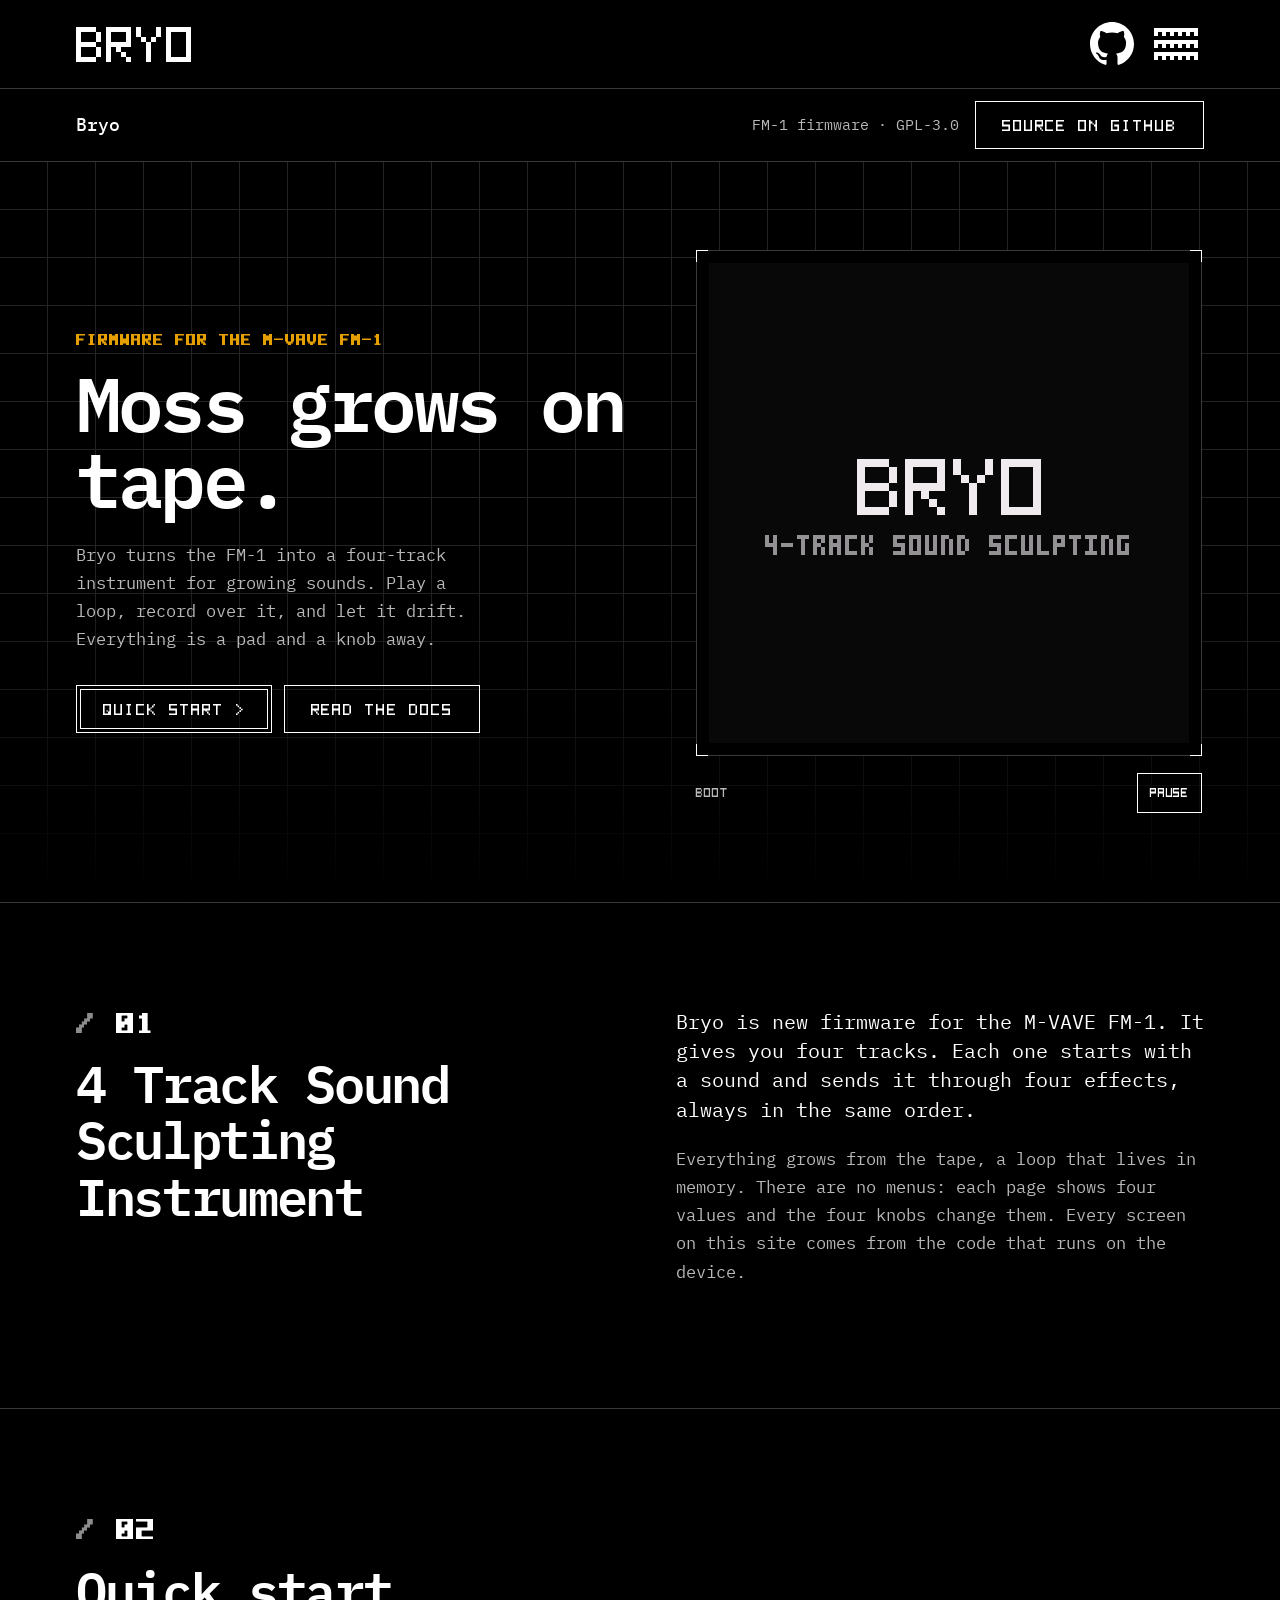
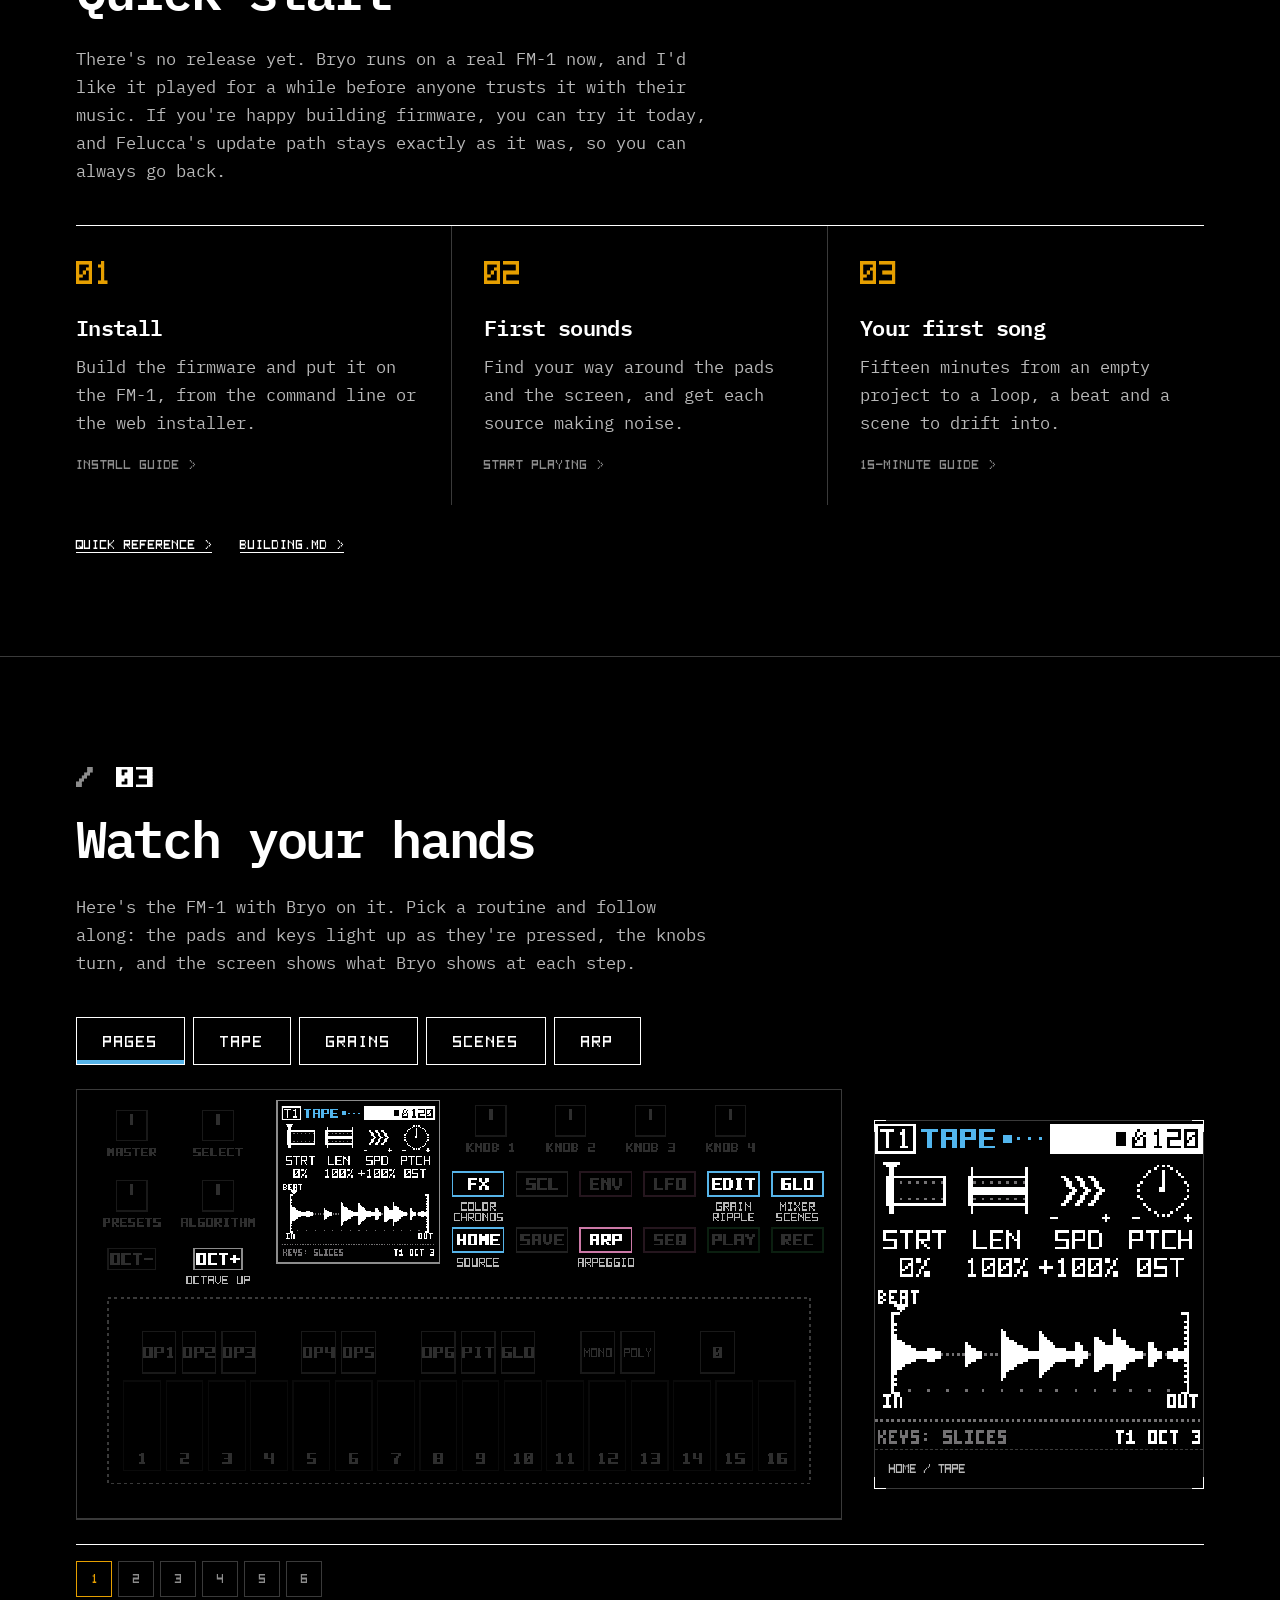
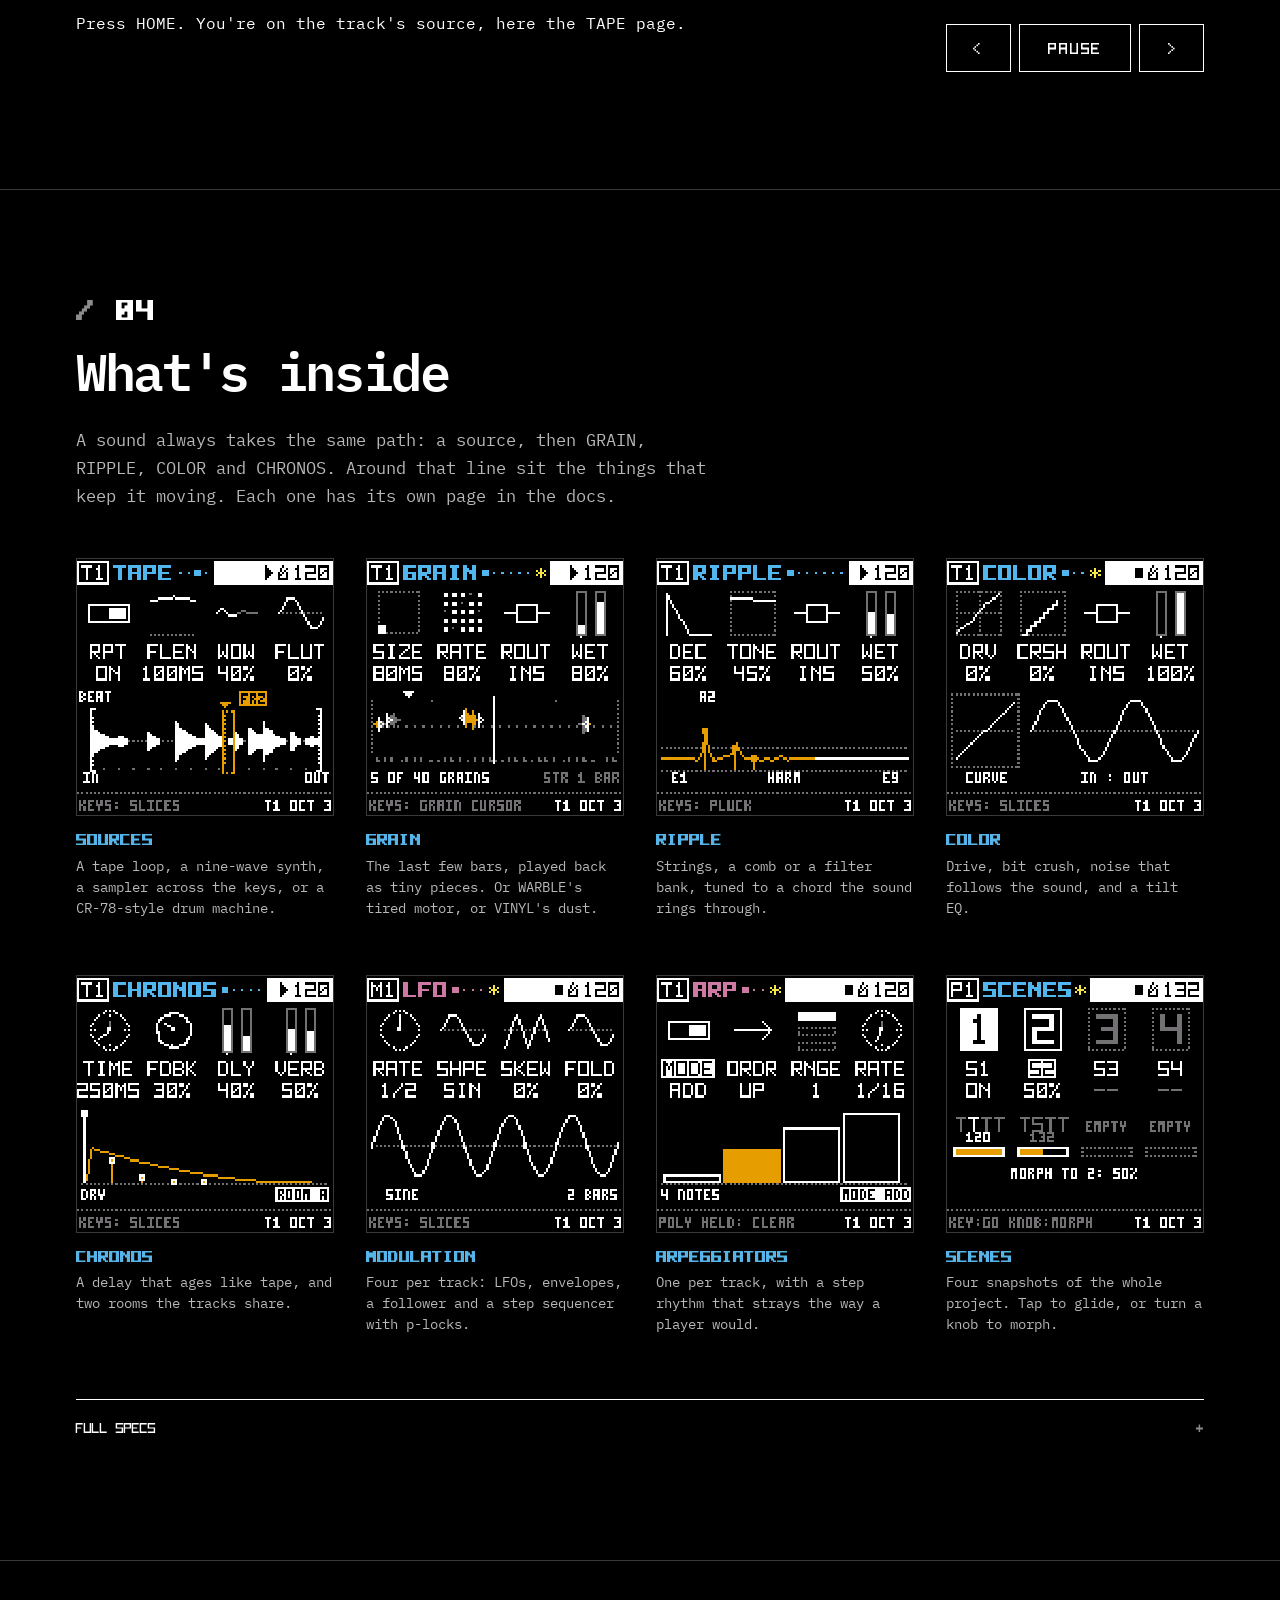
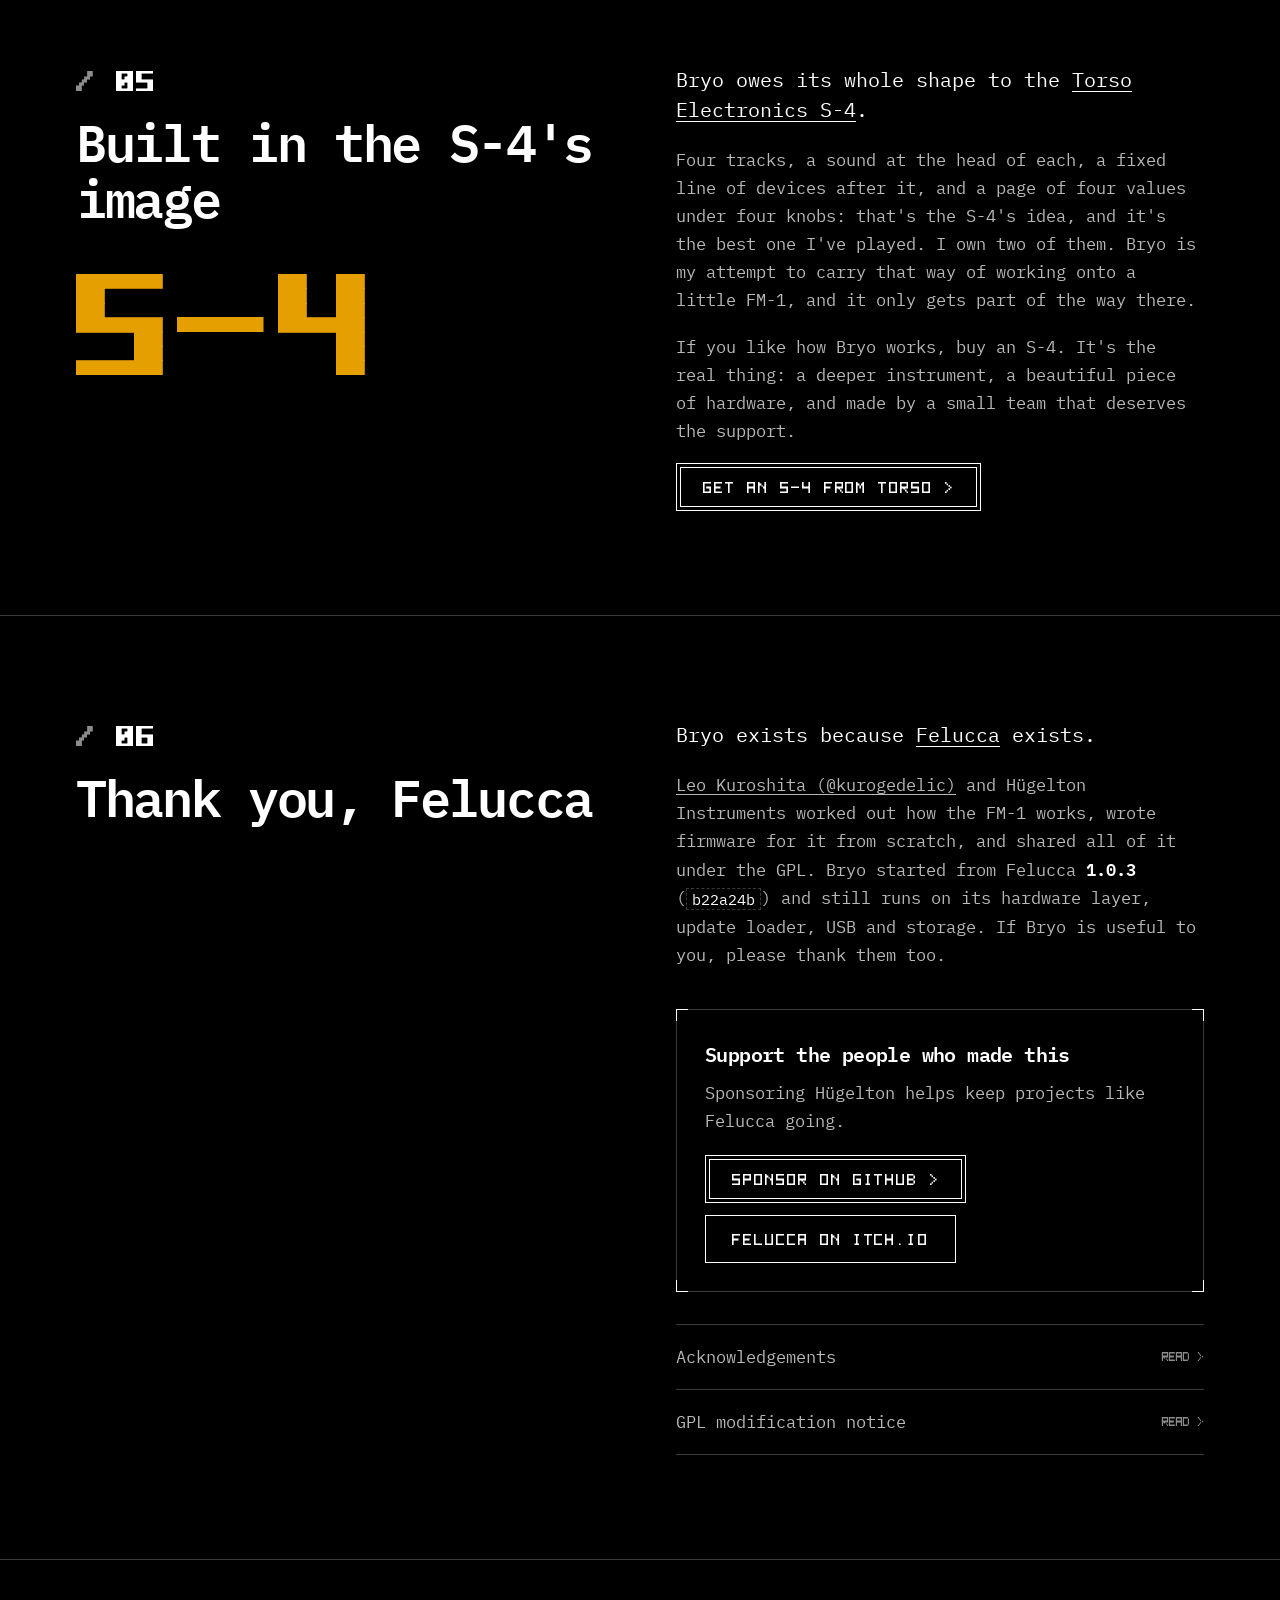
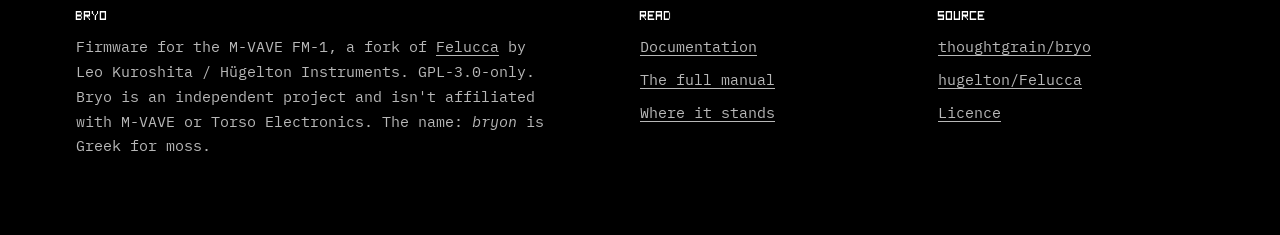
<file: index.html>
<!doctype html>
<!-- SPDX-License-Identifier: GPL-3.0-only -->
<html lang="en">
<head>
  <meta charset="utf-8">
  <meta name="viewport" content="width=device-width, initial-scale=1">
  <title>Bryo, 4-track sound sculpting for the FM-1</title>
  <meta name="description" content="Bryo is open firmware that turns the M-VAVE FM-1 into a four-track instrument for sculpting sound: tape, synth, poly and drum sources, four effects, modulators, arpeggiators and scenes. A fork of Felucca.">
  <meta name="theme-color" content="#121212">
  <link rel="icon" href="img/favicon.svg" type="image/svg+xml">
  <link rel="preconnect" href="https://fonts.googleapis.com">
  <link rel="preconnect" href="https://fonts.gstatic.com" crossorigin>
  <link rel="stylesheet" href="https://fonts.googleapis.com/css2?family=IBM+Plex+Mono:ital,wght@0,400;0,500;0,600;0,700;1,400&display=swap">
  <link rel="preload" href="fonts/bryo-px5.woff" as="font" type="font/woff" crossorigin>
  <link rel="stylesheet" href="css/style.css">
  <script src="js/main.js" defer></script>
</head>
<body>
  <a class="skip-link" href="#main">Skip to content</a>

  <header class="site-header">
    <div class="wrap site-header__inner">
      <a class="logo" href="./">
        <img class="logo__mark pixelated" src="img/wordmark.svg" width="115" height="35" alt="Bryo, home">
      </a>
      <div class="header-actions">
        <a class="icon-btn" href="https://github.com/thoughtgrain/bryo" aria-label="Bryo on GitHub">
          <svg aria-hidden="true"><use href="img/icons.svg#github"/></svg>
        </a>
        <button class="icon-btn" type="button" data-menu-open aria-haspopup="dialog" aria-controls="menu" aria-expanded="false" aria-label="Open menu">
          <svg aria-hidden="true"><use href="img/icons.svg#menu"/></svg>
        </button>
      </div>
    </div>
  </header>

  <dialog class="menu" id="menu" aria-label="Site menu">
    <div class="wrap">
      <div class="menu__top">
        <a class="logo" href="./">
          <img class="logo__mark pixelated" src="img/wordmark.svg" width="115" height="35" alt="Bryo, home">
        </a>
        <button class="icon-btn" type="button" data-menu-close aria-label="Close menu">
          <svg aria-hidden="true"><use href="img/icons.svg#close"/></svg>
        </button>
      </div>
      <nav aria-label="Main">
        <ul class="menu__list">
          <li><a href="./#instrument"><span>01</span>Instrument</a></li>
          <li><a href="./#start"><span>02</span>Quick start</a></li>
          <li><a href="./#tour"><span>03</span>Watch your hands</a></li>
          <li><a href="./#inside"><span>04</span>What's inside</a></li>
          <li><a href="./#s4"><span>05</span>Torso S-4</a></li>
          <li><a href="./#thanks"><span>06</span>Thanks, Felucca</a></li>
          <li><a href="docs.html"><span>//</span>Documentation</a></li>
          <li><a href="https://github.com/thoughtgrain/bryo"><span>&gt;&gt;</span>GitHub</a></li>
        </ul>
      </nav>
    </div>
  </dialog>

  <div class="product-bar">
    <div class="wrap product-bar__inner">
      <p class="product-bar__name">Bryo</p>
      <p class="product-bar__meta">FM-1 firmware · GPL-3.0</p>
      <a class="btn" href="https://github.com/thoughtgrain/bryo">Source on GitHub</a>
    </div>
  </div>

  <main id="main">
    <section class="hero" aria-labelledby="hero-title">
      <div class="wrap hero__inner">
        <div>
          <p class="hero__kicker px">Firmware for the M-VAVE FM-1</p>
          <h1 class="hero__title" id="hero-title">Moss grows on tape.</h1>
          <p class="hero__lede">Bryo turns the FM-1 into a four-track instrument for growing sounds. Play a loop, record over it, and let it drift. Everything is a pad and a knob away.</p>
          <div class="btn-row">
            <a class="btn btn--solid" href="#start">Quick start</a>
            <a class="btn" href="docs.html">Read the docs</a>
          </div>
        </div>

        <div class="device" data-screens
             data-list='[["img/boot.png","Boot","Boot screen: BRYO, 4-track sound sculpting"],["img/tape.png","Home / Tape","The TAPE page: the reel, the loop bracketed IN to OUT"],["img/tape_frze.png","Home / Tape tools","TAPE repeating: the held window framed in orange"],["img/synth_fm.png","Home / FM Synth","SYNTH as a two-operator FM synth"],["img/grain_playing.png","Edit / Grain","GRAIN with grains playing, lit in orange"],["img/reso_live.png","Edit / Ripple","RIPPLE: four strings ringing"],["img/space_live.png","FX / Chronos","CHRONOS: echoes and the tail of the room, in orange"],["img/arp_add.png","ARP","The arpeggiator with four notes piled up"],["img/mixer_morph.png","Glo / Scenes","SCENES: knob 2 halfway to scene 2"],["img/mod1.png","LFO / M1","An LFO modulator drawing its wave"]]'>
          <figure class="device__screen">
            <img class="pixelated" src="img/boot.png" width="480" height="480" alt="Bryo's boot screen: BRYO, 4-track sound sculpting" data-screen-img>
          </figure>
          <div class="device__controls">
            <p class="device__label px" data-screen-label aria-hidden="true">Boot</p>
            <button class="btn device__pause" type="button" data-screen-toggle aria-pressed="false">Pause</button>
          </div>
        </div>
      </div>
    </section>

    <section class="section" id="instrument" aria-labelledby="instrument-title">
      <div class="wrap split">
        <div>
          <span class="section__num px"><span class="slash" aria-hidden="true">/</span> 01</span>
          <h2 class="section__title" id="instrument-title">4 Track Sound Sculpting Instrument</h2>
        </div>
        <div class="prose">
          <p class="lead">Bryo is new firmware for the M-VAVE FM-1. It gives you four tracks. Each one starts with a sound and sends it through four effects, always in the same order.</p>
          <p>Everything grows from the tape, a loop that lives in memory. There are no menus: each page shows four values and the four knobs change them. Every screen on this site comes from the code that runs on the device.</p>
        </div>
      </div>
    </section>

    <section class="section" id="start" aria-labelledby="start-title">
      <div class="wrap">
        <span class="section__num px"><span class="slash" aria-hidden="true">/</span> 02</span>
        <h2 class="section__title" id="start-title">Quick start</h2>
        <div class="prose">
          <p>There's no release yet. Bryo runs on a real FM-1 now, and I'd like it played for a while before anyone trusts it with their music. If you're happy building firmware, you can try it today, and Felucca's update path stays exactly as it was, so you can always go back.</p>
        </div>

        <ol class="quick">
          <li class="quick__step">
            <span class="quick__num px" aria-hidden="true">01</span>
            <h3 class="quick__title"><a href="docs.html#install">Install</a></h3>
            <p>Build the firmware and put it on the FM-1, from the command line or the web installer.</p>
            <span class="quick__go px" aria-hidden="true">Install guide &gt;</span>
          </li>
          <li class="quick__step">
            <span class="quick__num px" aria-hidden="true">02</span>
            <h3 class="quick__title"><a href="docs.html#first">First sounds</a></h3>
            <p>Find your way around the pads and the screen, and get each source making noise.</p>
            <span class="quick__go px" aria-hidden="true">Start playing &gt;</span>
          </li>
          <li class="quick__step">
            <span class="quick__num px" aria-hidden="true">03</span>
            <h3 class="quick__title"><a href="docs.html#song">Your first song</a></h3>
            <p>Fifteen minutes from an empty project to a loop, a beat and a scene to drift into.</p>
            <span class="quick__go px" aria-hidden="true">15-minute guide &gt;</span>
          </li>
        </ol>

        <p class="quick__more"><a class="more-link px" href="docs.html#reference">Quick reference &gt;</a> <a class="more-link px" href="https://github.com/thoughtgrain/bryo/blob/HEAD/bryo/BUILDING.md">Building.md &gt;</a></p>
      </div>
    </section>

    <section class="section" id="tour" aria-labelledby="tour-title">
      <div class="wrap">
        <span class="section__num px"><span class="slash" aria-hidden="true">/</span> 03</span>
        <h2 class="section__title" id="tour-title">Watch your hands</h2>
        <div class="prose">
          <p>Here's the FM-1 with Bryo on it. Pick a routine and follow along: the pads and keys light up as they're pressed, the knobs turn, and the screen shows what Bryo shows at each step.</p>
        </div>

        <div class="tour" data-tour>
          <div class="tour__routines" role="group" aria-label="Routines">
            <button class="btn tour__routine" type="button" data-routine="pages" aria-pressed="true">Pages</button>
            <button class="btn tour__routine" type="button" data-routine="tape" aria-pressed="false">Tape</button>
            <button class="btn tour__routine" type="button" data-routine="grain" aria-pressed="false">Grains</button>
            <button class="btn tour__routine" type="button" data-routine="scenes" aria-pressed="false">Scenes</button>
            <button class="btn tour__routine" type="button" data-routine="arp" aria-pressed="false">Arp</button>
          </div>

          <div class="tour__stage">
            <div class="tour__panel" data-tour-panel>
              <img src="img/panel.svg" width="960" height="540" alt="The FM-1's panel, labelled for Bryo.">
            </div>
            <figure class="screen tour__screen">
              <img class="pixelated" src="img/tape.png" width="480" height="480" alt="The TAPE page" data-tour-screen>
              <figcaption class="px" data-tour-label>Home / Tape</figcaption>
            </figure>
            <div class="tour__caption">
              <div class="tour__progress" role="group" aria-label="Steps" data-tour-progress></div>
              <p class="tour__say" data-tour-say>Press HOME. You're on the track's source, here the TAPE page.</p>
              <div class="tour__controls">
                <button class="btn" type="button" data-tour-prev aria-label="Previous step">&lt;</button>
                <button class="btn" type="button" data-tour-play aria-pressed="false">Pause</button>
                <button class="btn" type="button" data-tour-next aria-label="Next step">&gt;</button>
              </div>
              <p class="visually-hidden" aria-live="polite" data-tour-live></p>
            </div>
          </div>
        </div>
      </div>
    </section>

    <section class="section" id="inside" aria-labelledby="inside-title">
      <div class="wrap">
        <span class="section__num px"><span class="slash" aria-hidden="true">/</span> 04</span>
        <h2 class="section__title" id="inside-title">What's inside</h2>
        <div class="prose">
          <p>A sound always takes the same path: a source, then GRAIN, RIPPLE, COLOR and CHRONOS. Around that line sit the things that keep it moving. Each one has its own page in the docs.</p>
        </div>

        <ul class="inside">
          <li class="inside__item">
            <img class="pixelated" src="img/tape_frze.png" width="480" height="480" alt="" loading="lazy">
            <h3 class="inside__name px"><a href="docs.html#sources">Sources</a></h3>
            <p>A tape loop, a nine-wave synth, a sampler across the keys, or a CR-78-style drum machine.</p>
          </li>
          <li class="inside__item">
            <img class="pixelated" src="img/grain_playing.png" width="480" height="480" alt="" loading="lazy">
            <h3 class="inside__name px"><a href="docs.html#effects">Grain</a></h3>
            <p>The last few bars, played back as tiny pieces. Or WARBLE's tired motor, or VINYL's dust.</p>
          </li>
          <li class="inside__item">
            <img class="pixelated" src="img/reso_live.png" width="480" height="480" alt="" loading="lazy">
            <h3 class="inside__name px"><a href="docs.html#effects">Ripple</a></h3>
            <p>Strings, a comb or a filter bank, tuned to a chord the sound rings through.</p>
          </li>
          <li class="inside__item">
            <img class="pixelated" src="img/color.png" width="480" height="480" alt="" loading="lazy">
            <h3 class="inside__name px"><a href="docs.html#effects">Color</a></h3>
            <p>Drive, bit crush, noise that follows the sound, and a tilt EQ.</p>
          </li>
          <li class="inside__item">
            <img class="pixelated" src="img/space_live.png" width="480" height="480" alt="" loading="lazy">
            <h3 class="inside__name px"><a href="docs.html#effects">Chronos</a></h3>
            <p>A delay that ages like tape, and two rooms the tracks share.</p>
          </li>
          <li class="inside__item">
            <img class="pixelated" src="img/mod1.png" width="480" height="480" alt="" loading="lazy">
            <h3 class="inside__name px"><a href="docs.html#pages">Modulation</a></h3>
            <p>Four per track: LFOs, envelopes, a follower and a step sequencer with p-locks.</p>
          </li>
          <li class="inside__item">
            <img class="pixelated" src="img/arp_add.png" width="480" height="480" alt="" loading="lazy">
            <h3 class="inside__name px"><a href="docs.html#arps">Arpeggiators</a></h3>
            <p>One per track, with a step rhythm that strays the way a player would.</p>
          </li>
          <li class="inside__item">
            <img class="pixelated" src="img/mixer_morph.png" width="480" height="480" alt="" loading="lazy">
            <h3 class="inside__name px"><a href="docs.html#mixer">Scenes</a></h3>
            <p>Four snapshots of the whole project. Tap to glide, or turn a knob to morph.</p>
          </li>
        </ul>

        <details class="fold" id="specs">
          <summary class="px">Full specs</summary>
          <dl class="specs">
            <div><dt class="px">Hardware</dt><dd>M-VAVE FM-1 (JieLi AC79), bare metal</dd></div>
            <div><dt class="px">Tracks</dt><dd>4, each with a source and the full chain</dd></div>
            <div><dt class="px">Sources</dt><dd>TAPE (with repeat, wow and flutter); SYNTH (SIN TRI SQR SAW PLS, FM, PD, VOX, WT; two envelopes, chords); POLY (looping notes, TWIN); DRUM (1 to 4 bars)</dd></div>
            <div><dt class="px">Effects</dt><dd>GRAIN (grains, WARBLE or VINYL); RIPPLE (strings, comb, resonators or a 12-band bank, with FLOW); COLOR; CHRONOS (a delay and two shared rooms: room, plate, hall or spring)</dd></div>
            <div><dt class="px">Modulation</dt><dd>4 per track: 3 that can each be an LFO, ADSR or FOLLOW, and a step sequencer with p-locks; up to 12 knobs each, stereo SPRD</dd></div>
            <div><dt class="px">Arpeggiators</dt><dd>1 per track (notes, chords, slices or drums), plus RIPL ARP for RIPPLE; each with a step rhythm (8 patterns, 1 to 16 steps, VARY and EVOL)</dd></div>
            <div><dt class="px">Scenes</dt><dd>4 per project, each with its own tempo: recall, step with OP5 and OP6, or morph between them with a knob</dd></div>
            <div><dt class="px">Recording</dt><dd>REC onto a tape, exact bars, overdub, bounce (REC + PLAY) and freeze to tape (REC + 0)</dd></div>
            <div><dt class="px">Tape memory</dt><dd>About 20&nbsp;s shared across the tracks, IMA ADPCM at 22.05&nbsp;kHz</dd></div>
            <div><dt class="px">Mixer</dt><dd>Level, LOW, HIGH, FILT and PAN per track; a master compressor; the project's key and 15 scales</dd></div>
            <div><dt class="px">Storage</dt><dd>6 projects, 8 track presets plus 8 factory ones, 4 factory reels plus 6 of yours</dd></div>
            <div><dt class="px">USB</dt><dd>Shows up as a drive called BRYO (WAV in and out), and records what the computer plays</dd></div>
            <div><dt class="px">Status</dt><dd>Phases 1 to 9 of 10 built; running on an FM-1 since 2026-10-10</dd></div>
            <div><dt class="px">Licence</dt><dd>GPL-3.0-only, same as Felucca</dd></div>
          </dl>
        </details>
      </div>
    </section>

    <section class="section nod" id="s4" aria-labelledby="s4-title">
      <div class="wrap split">
        <div>
          <span class="section__num px"><span class="slash" aria-hidden="true">/</span> 05</span>
          <h2 class="section__title" id="s4-title">Built in the S-4's image</h2>
          <p class="nod__mark px" aria-hidden="true">S-4</p>
        </div>
        <div class="prose">
          <p class="lead">Bryo owes its whole shape to the <a href="https://torsoelectronics.com/">Torso Electronics S-4</a>.</p>
          <p>Four tracks, a sound at the head of each, a fixed line of devices after it, and a page of four values under four knobs: that's the S-4's idea, and it's the best one I've played. I own two of them. Bryo is my attempt to carry that way of working onto a little FM-1, and it only gets part of the way there.</p>
          <p>If you like how Bryo works, buy an S-4. It's the real thing: a deeper instrument, a beautiful piece of hardware, and made by a small team that deserves the support.</p>
          <div class="btn-row">
            <a class="btn btn--solid" href="https://torsoelectronics.com/">Get an S-4 from Torso</a>
          </div>
        </div>
      </div>
    </section>

    <section class="section thanks" id="thanks" aria-labelledby="thanks-title">
      <div class="wrap split">
        <div>
          <span class="section__num px"><span class="slash" aria-hidden="true">/</span> 06</span>
          <h2 class="section__title" id="thanks-title">Thank you, Felucca</h2>
        </div>
        <div class="prose">
          <p class="lead">Bryo exists because <a href="https://github.com/hugelton/Felucca">Felucca</a> exists.</p>
          <p><a href="https://github.com/kurogedelic">Leo Kuroshita (@kurogedelic)</a> and Hügelton Instruments worked out how the FM-1 works, wrote firmware for it from scratch, and shared all of it under the GPL. Bryo started from Felucca <strong>1.0.3</strong> (<code>b22a24b</code>) and still runs on its hardware layer, update loader, USB and storage. If Bryo is useful to you, please thank them too.</p>

          <div class="thanks__card">
            <h3>Support the people who made this</h3>
            <p>Sponsoring Hügelton helps keep projects like Felucca going.</p>
            <div class="btn-row">
              <a class="btn btn--solid" href="https://github.com/sponsors/hugelton">Sponsor on GitHub</a>
              <a class="btn" href="https://hugelton.itch.io/felucca">Felucca on itch.io</a>
            </div>
          </div>

          <ul class="thanks__links">
            <li><a href="https://github.com/thoughtgrain/bryo/blob/HEAD/bryo/ACKNOWLEDGEMENTS.md">Acknowledgements <span class="px" aria-hidden="true">Read &gt;</span></a></li>
            <li><a href="https://github.com/thoughtgrain/bryo/blob/HEAD/bryo/NOTICE.md">GPL modification notice <span class="px" aria-hidden="true">Read &gt;</span></a></li>
          </ul>
        </div>
      </div>
    </section>
  </main>

  <footer class="site-footer">
    <div class="wrap site-footer__grid">
      <div>
        <h2 class="px">Bryo</h2>
        <p>Firmware for the M-VAVE FM-1, a fork of <a href="https://github.com/hugelton/Felucca">Felucca</a> by Leo Kuroshita / Hügelton Instruments. GPL-3.0-only. Bryo is an independent project and isn't affiliated with M-VAVE or Torso Electronics. The name: <em>bryon</em> is Greek for moss.</p>
      </div>
      <div>
        <h2 class="px">Read</h2>
        <ul>
          <li><a href="docs.html">Documentation</a></li>
          <li><a href="https://github.com/thoughtgrain/bryo/blob/HEAD/bryo/docs/manual/README.md">The full manual</a></li>
          <li><a href="https://github.com/thoughtgrain/bryo/blob/HEAD/bryo/docs/bryo-status.md">Where it stands</a></li>
        </ul>
      </div>
      <div>
        <h2 class="px">Source</h2>
        <ul>
          <li><a href="https://github.com/thoughtgrain/bryo">thoughtgrain/bryo</a></li>
          <li><a href="https://github.com/hugelton/Felucca">hugelton/Felucca</a></li>
          <li><a href="https://github.com/thoughtgrain/bryo/blob/HEAD/bryo/LICENSE">Licence</a></li>
        </ul>
      </div>
    </div>
  </footer>
</body>
</html>
</file>
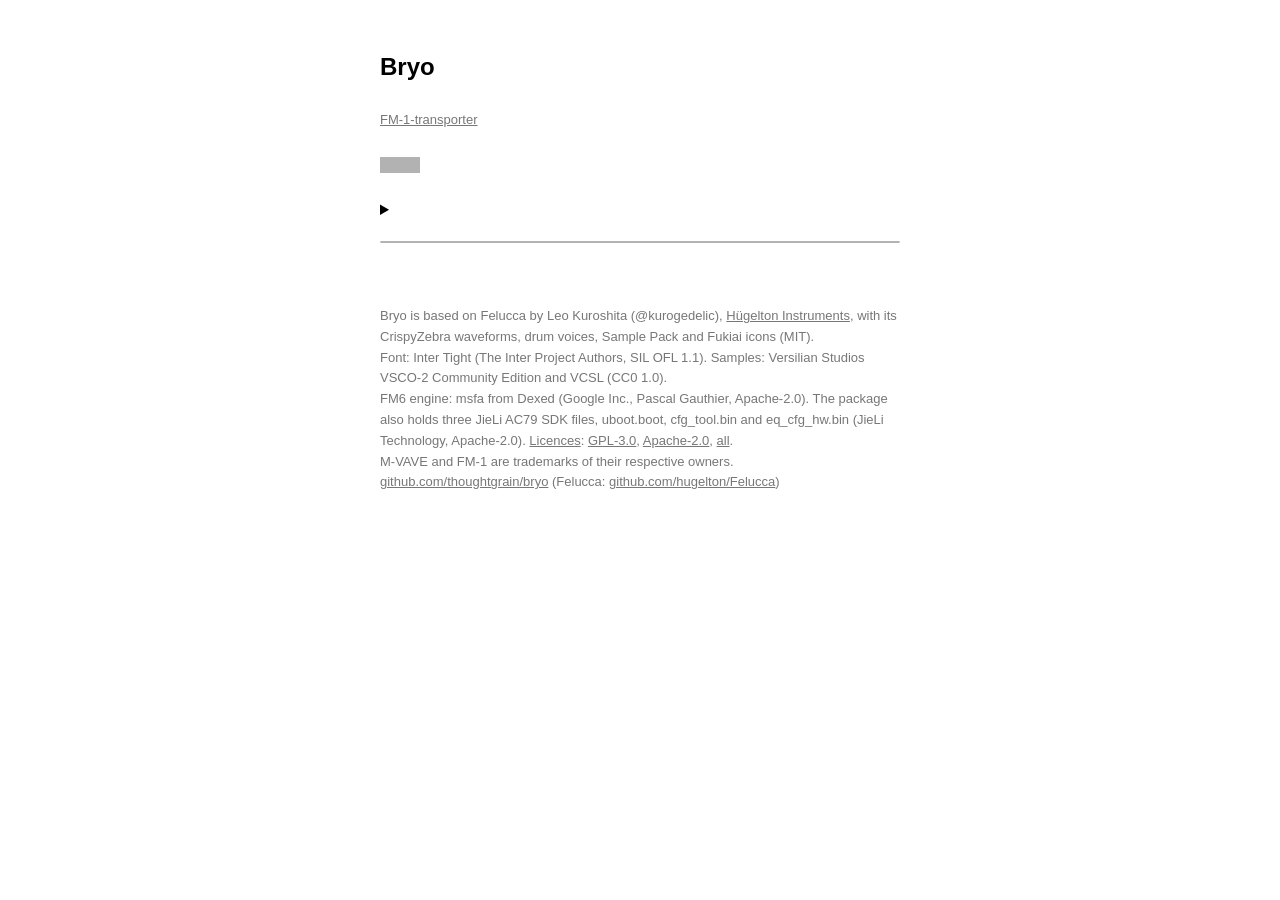
<file: bryo/web/index_pkg.html>
<!doctype html>
<!-- SPDX-License-Identifier: GPL-3.0-only
     Copyright (C) 2026 Leo Kuroshita (@kurogedelic), Hügelton Instruments -->
<html lang="ja">
<head>
<meta charset="utf-8">
<meta name="viewport" content="width=device-width, initial-scale=1">
<title>Bryo</title>
<style>
  :root { --bg: #fff; --fg: #000; --dim: #777; }
  @media (prefers-color-scheme: dark) {
    :root:not([data-theme="light"]) { --bg: #000; --fg: #fff; --dim: #888; }
  }
  :root[data-theme="dark"] { --bg: #000; --fg: #fff; --dim: #888; }
  body { margin: 0; background: var(--bg); color: var(--fg);
         font: 16px/1.6 -apple-system, BlinkMacSystemFont, "Helvetica Neue", Arial, sans-serif; }
  main { max-width: 520px; margin: 0 auto; padding: 48px 16px; }
  h1 { font-size: 24px; font-weight: 600; margin: 0 0 24px; }
  .lang { float: right; font-size: 13px; color: var(--dim); cursor: pointer; text-decoration: underline; background: none; padding: 0; color: var(--dim); }
  p { margin: 0 0 16px; }
  button { font: inherit; background: var(--fg); color: var(--bg); border: 0; padding: 8px 20px; cursor: pointer; }
  button:disabled { opacity: .3; cursor: default; }
  #status { margin-top: 16px; min-height: 1.6em; }
  .small { color: var(--dim); font-size: 13px; }
  progress { width: 100%; height: 4px; margin-top: 16px; }
  pre { color: var(--dim); font-size: 12px; white-space: pre-wrap; margin-top: 16px; }
</style>
</head>
<body>
<main>
  <button class="lang" id="lang"></button>
  <h1>Bryo</h1>
  <p data-t="intro"></p>
  <p data-t="warn"></p>
  <p class="small" data-t="direct"></p>
  <p class="small" data-t="beta"></p>
  <p class="small"><span data-t="brick"></span>
    <a href="https://github.com/kurogedelic/FM-1-transporter" target="_blank" rel="noopener" style="color:inherit">FM-1-transporter</a></p>
  <p><button id="go" disabled data-t="install"></button></p>
  <details style="margin-top:24px">
    <summary data-t="stockTitle"></summary>
    <p class="small" data-t="back"></p>
    <p class="small"><a href="https://www.m-vave.com/download" target="_blank" rel="noopener" style="color:inherit">M-VAVE Downloads</a></p>
    <p><label><span data-t="stockFile"></span><br><input id="stock-file" type="file" accept=".fwsc"></label></p>
    <p><button id="stock-go" disabled data-t="stockGo"></button></p>
    <p class="small" data-t="stockBackup"></p>
    <p class="small"><label><input id="stock-recovery" type="checkbox"> <span data-t="stockRecovery"></span></label></p>
  </details>
  <progress id="bar" max="100" value="0"></progress>
  <p id="status"></p>
  <pre id="log"></pre>
  <p class="small">Bryo is based on Felucca by Leo Kuroshita (@kurogedelic), <a href="https://hugelton.com" target="_blank" rel="noopener" style="color:inherit">Hügelton Instruments</a>, with its CrispyZebra waveforms, drum voices, Sample Pack and Fukiai icons (MIT).<br>
    Font: Inter Tight (The Inter Project Authors, SIL OFL 1.1). Samples: Versilian Studios VSCO-2 Community Edition and VCSL (CC0 1.0).<br>
    FM6 engine: msfa from Dexed (Google Inc., Pascal Gauthier, Apache-2.0). The package also holds three JieLi AC79 SDK files, uboot.boot, cfg_tool.bin and eq_cfg_hw.bin (JieLi Technology, Apache-2.0). <a href="../../firmware/LICENSING.md" style="color:inherit">Licences</a>: <a href="../../firmware/LICENSE" style="color:inherit">GPL-3.0</a>, <a href="../../firmware/LICENSES/Apache-2.0.txt" style="color:inherit">Apache-2.0</a>, <a href="../../firmware/LICENSES/" style="color:inherit">all</a>.<br>
    M-VAVE and FM-1 are trademarks of their respective owners.<br>
    <span data-t="license"></span> <a href="https://github.com/thoughtgrain/bryo" target="_blank" rel="noopener" style="color:inherit">github.com/thoughtgrain/bryo</a>
    (Felucca: <a href="https://github.com/hugelton/Felucca" target="_blank" rel="noopener" style="color:inherit">github.com/hugelton/Felucca</a>)</p>
</main>
<script type="module">
/*LIB*/
const $ = (id) => document.getElementById(id);
const TEXT = {
  ja: {
    intro: "FM-1 を USB で接続してください。（Chrome か Edge で使えます）",
    warn: "書き込み中は USB を抜かないでください。",
    install: "インストール", other: "English",
    direct: "USB ケーブルはパソコンに直接つないでください。Probe や Transporter などの機材は不要です。",
    brick: "万一インストールに失敗して起動しなくなった場合は、復旧に Transporter が必要です:",
    beta: "Bryo は Felucca 1.0.3 をもとにした開発版です。不具合は GitHub で知らせてください。このカスタムファームウェアを使ったことで FM-1 が壊れたり不具合が起きたりしても、作者は一切の責任を負いません。自己責任でお使いください。",
    back: "M-VAVEから公式FM-1 V15を取得し、未変更のFM-1.fwscを選んでください。ファイルはこのブラウザ内で検証し、サーバーへ送りません。",
    stockTitle: "公式V15に戻す", stockFile: "公式FM-1.fwsc", stockGo: "バックアップして公式V15へ戻す",
    stockBackup: "現在の曲・保存曲・音色バンク・サンプル・設定を先に保存します。全体バックアップ非対応版は、Bryoを更新してから行ってください。復元はFeluccaを再インストールしてそのエディタから行います。",
    stockRecovery: "更新中断の再開：全体バックアップはすでにパソコンへ保存済み",
    stockValid: "公式V15を確認しました", stockConfirm: "全体バックアップファイルをパソコンに保存できましたか？ 続けると公式V15へ戻します。Bryoの曲は公式V15では開けません。",
    stockNeedBackup: "書き込みモードからはバックアップできません。保存済みバックアップがある場合だけ、更新中断の再開にチェックしてください。",
    stockUnsupported: "このファームウェアは全体バックアップに未対応です。先に最新版をインストールしてください。",
    stockBryo: "Bryo のテープとプロジェクトは公式V15では開けないため、バックアップは作成されません。公式V15に戻しますか？",
    backup: "全体バックアップ保存中 ", stockError: "公式ファイルを確認できません: ",
    nomidi: "このブラウザでは使えません。Chrome か Edge で開いてください。", loadfail: "読み込めませんでした: ",
    start: "開始します", verify: "確認中", loader: "書き込みモードに切り替え中", write: "書き込み中",
    reboot: "再起動中", done: "完了しました", stopped: "途中で止まりました。USB を挿し直してもう一度押してください。",
    error: "エラー: ",
    denied: "MIDI（SysEx）の使用が許可されませんでした。アドレスバーのサイト設定で MIDI を許可して、もう一度押してください。",
    notfound: "FM-1 が見つかりません。USB ケーブル（データ通信用か）を確かめ、MIDI を使う他のアプリを閉じてから、もう一度押してください。",
    model: "接続されている機器は FM-1 ではありません。",
    lost: "USB の接続が切れました。挿し直してもう一度押してください。",
    noloader: "書き込みモードの FM-1 が見つかりません。USB を挿し直してもう一度押してください（終わるまで書き込みモードのままです）。",
    noreturn: "FM-1 が戻ってきません。電源を入れ直してください。",
    mismatch: "書き込みは終わりましたが、FM-1 が別のバージョンを報告しています: ",
    badpkg: "インストールするファイルが壊れています。ページを再読み込みしてください。",
    leave: "書き込み中です。ページを閉じないでください。",
    license: "GPL-3.0、無保証。ソース:",
  },
  en: {
    intro: "Connect the FM-1 by USB. (Works in Chrome or Edge.)",
    warn: "Do not unplug the USB cable while writing.",
    install: "Install", other: "日本語",
    direct: "Connect the USB cable directly to the computer. No probe or Transporter is needed.",
    brick: "If an install fails and the FM-1 no longer starts, recovering it needs a Transporter:",
    beta: "Bryo is a development build based on Felucca 1.0.3; please report problems on GitHub. The author accepts no responsibility if your FM-1 is damaged or misbehaves because of this custom firmware. Use it at your own risk.",
    back: "Get official FM-1 V15 from M-VAVE and select the unmodified FM-1.fwsc. The browser validates it locally; it is not sent to a server.",
    stockTitle: "Return to official V15", stockFile: "Official FM-1.fwsc", stockGo: "Back up and return to official V15",
    stockBackup: "Current music, saved music, sound banks, samples and settings are saved first. Older firmware needs a Bryo update for complete backups. To restore an archive later, reinstall Felucca and use its editor.",
    stockRecovery: "Resume an interrupted update: I already saved a complete backup to this computer",
    stockValid: "Official V15 verified", stockConfirm: "Has the complete backup file been saved to this computer? Continue to return to official V15. Official V15 cannot open Bryo music.",
    stockNeedBackup: "An update loader cannot export a backup. Only select resume if you already saved a complete backup.",
    stockUnsupported: "This firmware does not support complete backups. Install the current Bryo first.",
    stockBryo: "Official V15 can't open Bryo's tapes and projects, so no backup is made. Return to official V15?",
    backup: "Saving complete backup ", stockError: "Cannot validate official firmware: ",
    nomidi: "This browser cannot do it. Open the page in Chrome or Edge.", loadfail: "Could not load: ",
    start: "Starting", verify: "Verifying", loader: "Switching to update mode", write: "Writing",
    reboot: "Restarting", done: "Done", stopped: "Stopped. Replug the USB cable and press Install again.",
    error: "Error: ",
    denied: "MIDI (SysEx) access was not allowed. Allow MIDI in the site settings (address bar) and press Install again.",
    notfound: "FM-1 not found. Check the USB cable (a data cable), close other apps that use MIDI, and press Install again.",
    model: "The connected device is not an FM-1.",
    lost: "The USB connection was lost. Replug it and press Install again.",
    noloader: "The FM-1 in update mode was not found. Replug the USB cable and press Install again (it stays in update mode until it is finished).",
    noreturn: "The FM-1 did not come back. Power-cycle it.",
    mismatch: "Written, but the FM-1 reports another version: ",
    badpkg: "The file to install is damaged. Reload the page.",
    leave: "Writing. Do not close the page.",
    license: "GPL-3.0, no warranty. Source:",
  },
};
let lang = (navigator.language || "en").toLowerCase().startsWith("ja") ? "ja" : "en";
const t = (k) => TEXT[lang][k];
let lastKey = null, lastArg = "";
function applyLang() {
  document.documentElement.lang = lang;
  document.querySelectorAll("[data-t]").forEach((e) => { e.textContent = t(e.dataset.t); });
  $("lang").textContent = t("other");
  if (lastKey) $("status").textContent = t(lastKey) + lastArg;
}
$("lang").addEventListener("click", () => { lang = lang === "ja" ? "en" : "ja"; applyLang(); });
applyLang();
const sayK = (k, arg = "") => { lastKey = k; lastArg = arg; $("status").textContent = t(k) + arg; };
const say = (txt) => { lastKey = null; $("status").textContent = txt; };
const log = (t) => { $("log").textContent += t + "\n"; };
let image = null;
const meta = /*META*/;

let writing = false, stock = null, stockFileEpoch = 0;
const lockInstaller = (on) => { writing = on; $("go").disabled = on || !image; $("stock-go").disabled = on || !stock; $("stock-file").disabled = on; $("stock-recovery").disabled = on; };
window.addEventListener("beforeunload", (e) => { if (writing) { e.preventDefault(); e.returnValue = t("leave"); } });

(async () => {
  if (!navigator.requestMIDIAccess) { sayK("nomidi"); return; }
  try {
    const r = await fetch(meta.pkg);
    if (!r.ok) throw new Error(`${meta.pkg}: HTTP ${r.status}`);
    const pkg = new Uint8Array(await r.arrayBuffer());
    if (productOf(pkg) !== meta.product) { sayK("badpkg"); return; }
    image = logicalImage(pkg);
    say(`Bryo ${meta.version}`);
    $("go").disabled = false;
  } catch (e) { sayK("loadfail", e.message); }
})();

$("go").addEventListener("click", async () => {
  if (writing) return;
  lockInstaller(true);
  let midi;
  try { midi = await navigator.requestMIDIAccess({ sysex: true }); }
  catch (e) { sayK("denied"); lockInstaller(false); return; }
  try {
    const up = new Updater(midi, log);
    const total = 74 + 1167;
    const step = (k, a) => {
      log(`${k} ${a ?? ""}`);
      if (k === "start") sayK("start");
      if (k === "verify") { sayK("verify"); $("bar").value = (a / total) * 100; }
      if (k === "loader") sayK("loader");
      if (k === "write") { sayK("write"); $("bar").value = ((74 + a) / total) * 100; }
      if (k === "reboot") sayK("reboot");
      if (k === "done") { $("bar").value = 100; sayK("done"); }
    };
    const ota = await up.find((id) => /^ota-/i.test(id.model));
    if (ota) {
      ota.link.close();
      sayK((await up.resume(image, step, meta.product)) ? "done" : "stopped");
    } else {
      await up.install(image, meta.product, step);
    }
  } catch (e) {
    if (e && e.code && TEXT[lang][e.code]) sayK(e.code, e.detail || "");
    else sayK("error", e && e.message);
    log(String(e && e.stack || e));
  }
  lockInstaller(false);
});

$("stock-file").addEventListener("change", async () => {
  const epoch = ++stockFileEpoch, file = $("stock-file").files[0]; stock = null; lockInstaller(false);
  if (!file) return;
  try {
    if (file.size !== STOCK_V15_SIZE) throw new Error("FM-1 V15 / FM-1.fwsc");
    const verified = await validateStockPackage(new Uint8Array(await file.arrayBuffer()));
    if (epoch !== stockFileEpoch) return;
    stock = verified; sayK("stockValid"); lockInstaller(false);
  } catch (e) { if (epoch === stockFileEpoch) sayK("stockError", e.message); }
});
function saveArchive(archive) {
  const url = URL.createObjectURL(new Blob([JSON.stringify(archive)], {type:"application/json"}));
  const a = document.createElement("a"); a.href = url; a.download = `Bryo-backup-${new Date().toISOString().slice(0,10)}.json`;
  document.body.append(a); a.click(); a.remove(); setTimeout(() => URL.revokeObjectURL(url), 1000);
}
function archiveInfo(a) {
  let pos = a.indexOf(0); if (pos < 0) throw new Error("Invalid INFO");
  const version = String.fromCharCode(...a.slice(0,pos)); pos++;
  const engines = a[pos]; pos += 5;
  for (let i = 0; i < engines; i++) { const end = a.indexOf(0,pos); if (end < 0) throw new Error("Invalid INFO"); pos = end + 1; }
  const ext = a.slice(pos + 1);
  const supported = /^(BRYO|FELUCCA) /i.test(version) && ext[0] === 16 && ext[1] === 0x55 && ext[2] === 1 &&
    ext[4] === 0x4d && ext[5] === 1 && ext[8] === 0x42 && ext[9] === 1 && (ext[10] & 1);
  return {version,supported};
}
$("stock-go").addEventListener("click", async () => {
  if (!stock || writing) return;
  const selected = stock; lockInstaller(true);
  let link = null;
  try {
    let midi;
    try { midi = await navigator.requestMIDIAccess({sysex:true}); } catch (e) { sayK("denied"); return; }
    const up = new Updater(midi, log);
    const step = (k, n) => { log(`${k} ${n ?? ""}`); if (["start","verify","loader","write","reboot","done"].includes(k)) sayK(k); if (k === "done") $("bar").value = 100; };
    const loader = await up.find(id => id.model === "ota-FM-1");
    if (loader) {
      loader.link.close();
      if (!$("stock-recovery").checked) { sayK("stockNeedBackup"); return; }
      if (!confirm(t("stockConfirm"))) return;
      sayK(await up.resume(selected.image, step, selected.product) ? "done" : "stopped");
    } else {
      const device = await up.find(id => id.model === "FM-1");
      if (!device) { sayK("notfound"); return; }
      if (/bryo/i.test(device.name || "")) {      /* Bryo has no Felucca-format data to back up: confirm and go */
        device.link.close();
        if (!confirm(t("stockBryo"))) return;
        await up.install(selected.image, selected.product, step);
        return;
      }
      const input = device.link.input, output = device.link.output; device.link.close();
      link = new BackupConnection(input, output);
      const info = archiveInfo(await link.request([1,[]]));
      if (!info.supported) { sayK("stockUnsupported"); return; }
      const archive = await captureBackup((r,o) => link.request(r,o), info.version,
        (done,total) => sayK("backup", `${Math.round(done / Math.max(1,total) * 100)}%`));
      saveArchive(archive); link.close(); link = null;
      if (!confirm(t("stockConfirm"))) return;
      await up.install(selected.image, selected.product, step);
    }
  } catch (e) {
    if (e.code && TEXT[lang][e.code]) sayK(e.code,e.detail || ""); else sayK("error",e.message);
    log(String(e.stack || e));
  } finally { if (link) link.close(); lockInstaller(false); }
});
</script>
</body>
</html>
</file>
<file: css/style.css>
/* SPDX-License-Identifier: GPL-3.0-only */
/*
 * Bryo site styles.
 *
 * Two voices, both fixed-width: Bryo PX5, the firmware's own 5x7 screen face (fonts/, made from
 * bryo/tools/gen_px_font.py by tools/gen_px_webfont.py), for short labels, buttons, numbers and nav; IBM Plex
 * Mono for anything you actually read. Pixel type at body length is hard on the eyes, so it never carries a
 * paragraph.
 *
 * The look is a wireframe: no filled surfaces, no glows. Everything is drawn with 1 px lines on black, the way
 * the screen draws its pictograms (1-dot strokes, dotted guides), with corner ticks on the things you look at.
 *
 * Colour is the firmware's, value for value (firmware/src/ui_px.c): white on black, and colour only ever
 * says where you are or what's alive. Okabe and Ito's colour-blind-safe set: sky blue a page, reddish
 * purple modulation, orange sound, vermillion recording, yellow something to know.
 */

@font-face {
  font-family: "Bryo PX5";
  src: url("../fonts/bryo-px5.woff") format("woff");
  font-weight: 400;
  font-display: swap;
}
@font-face {
  font-family: "Bryo PX5";
  src: url("../fonts/bryo-px5-bold.woff") format("woff");
  font-weight: 700;
  font-display: swap;
}

:root {
  color-scheme: dark;

  /* the screen's black and white; --ink-faint is the firmware's dim ink (45 % of the way from black) */
  --bg: #000000;
  --bg-sunk: #000000;
  --line: #3a3a3a;      /* a wire */
  --line-soft: #242424; /* a guide: the hero's grid */
  --line-strong: #ffffff;
  --ink: #ffffff;
  --ink-soft: #b8b8b8; /* 10.6:1 on black */
  --ink-faint: #8c8c8c; /* 6.6:1 on black: AA for small text (the firmware's #737373 is 4.5:1, too close) */

  /* px_page, px_mod, px_live, px_rec, px_note */
  --blue: #56b4e9;
  --purple: #cc79a7;
  --orange: #e69f00;
  --red: #d55e00;
  --yellow: #f0e442;

  --font-pixel: "Bryo PX5", ui-monospace, monospace;
  --font-text: "IBM Plex Mono", ui-monospace, "SFMono-Regular", Menlo, monospace;
  --font-mono: "IBM Plex Mono", ui-monospace, "SFMono-Regular", Menlo, monospace;

  --gutter: 16px;
  --measure: 64ch;
  --tick: 12px;
  --max: 1240px;
  --header-h: 72px;
  --bar-h: 64px;
}

@media (min-width: 720px) {
  :root { --gutter: 32px; --header-h: 88px; --bar-h: 72px; }
}
@media (min-width: 1100px) {
  :root { --gutter: 56px; }
}

/* ---------- base ---------- */

*,
*::before,
*::after { box-sizing: border-box; }

html {
  -webkit-text-size-adjust: 100%;
  text-size-adjust: 100%;
  scroll-padding-top: calc(var(--header-h) + var(--bar-h) + 16px);
}

body {
  margin: 0;
  background: var(--bg);
  color: var(--ink);
  font-family: var(--font-text);
  font-size: 0.9375rem;
  line-height: 1.65;
  overflow-x: hidden;
}

@media (min-width: 720px) {
  body { font-size: 1.0625rem; }
}

img,
svg { display: block; max-width: 100%; height: auto; }

a { color: inherit; text-underline-offset: 0.2em; text-decoration-thickness: 1px; }
a:hover { text-decoration-thickness: 2px; }

:focus-visible {
  outline: 2px solid var(--yellow);
  outline-offset: 3px;
}

::selection { background: var(--orange); color: #000; }

.visually-hidden {
  position: absolute !important;
  width: 1px; height: 1px;
  margin: -1px; padding: 0;
  overflow: hidden;
  clip: rect(0 0 0 0);
  white-space: nowrap;
  border: 0;
}

.skip-link {
  position: absolute;
  left: var(--gutter);
  top: -100px;
  z-index: 100;
  padding: 12px 16px;
  background: var(--yellow);
  color: #000;
  font-family: var(--font-pixel);
  text-decoration: none;
}
.skip-link:focus { top: 12px; }

.wrap {
  width: 100%;
  max-width: var(--max);
  margin-inline: auto;
  padding-inline: var(--gutter);
}

/* The FM-1's screens are 2x2 px dot art: keep them crisp at any size. */
.pixelated { image-rendering: pixelated; }

/* ---------- pixel type ---------- */

.px {
  font-family: var(--font-pixel);
  font-weight: 400;
  letter-spacing: 0;
  text-transform: uppercase;
  line-height: 1.2;
}

/* ---------- header ---------- */

.site-header {
  position: sticky;
  top: 0;
  z-index: 40;
  background: var(--bg);
  border-bottom: 1px solid var(--line);
}

.site-header__inner {
  display: flex;
  align-items: center;
  justify-content: space-between;
  height: var(--header-h);
}

.logo {
  display: inline-flex;
  align-items: center;
  gap: 12px;
  text-decoration: none;
}
/* the wordmark is 23 x 7 dots: drawn at a whole number of px a dot so every dot stays square */
.logo__mark { width: 92px; height: 28px; }
@media (min-width: 720px) {
  .logo__mark { width: 115px; height: 35px; }
}

.header-actions {
  display: flex;
  align-items: center;
  gap: 8px;
}

.icon-btn {
  display: inline-grid;
  place-items: center;
  width: 48px;
  height: 48px;
  padding: 0;
  border: 0;
  background: none;
  color: var(--ink);
  cursor: pointer;
  text-decoration: none;
}
.icon-btn svg { width: 36px; height: 36px; }
@media (min-width: 720px) {
  .icon-btn { width: 56px; height: 56px; }
  .icon-btn svg { width: 44px; height: 44px; }
}

/* ---------- product bar (the "Syntakt  1149 $  [NOTIFY ME]" strip) ---------- */

.product-bar {
  position: sticky;
  top: var(--header-h);
  z-index: 39;
  background: var(--bg);
  border-bottom: 1px solid var(--line);
}

.product-bar__inner {
  display: flex;
  align-items: center;
  gap: 16px;
  min-height: var(--bar-h);
}

.product-bar__name {
  font-size: 1.125rem;
  margin: 0;
  font-weight: 500;
}

.product-bar__meta {
  margin-left: auto;
  color: var(--ink-soft);
  font-size: 0.95rem;
  white-space: nowrap;
}
@media (max-width: 479px) {
  .product-bar__meta { display: none; }
  .product-bar .btn { margin-left: auto; }
}

/* ---------- buttons ---------- */

.btn {
  display: inline-flex;
  align-items: center;
  justify-content: center;
  gap: 10px;
  min-height: 48px;
  padding: 10px 18px;
  border: 1px solid var(--line-strong);
  background: transparent;
  color: var(--ink);
  font-family: var(--font-pixel);
  font-size: 0.875rem;
  letter-spacing: 0.06em;
  text-transform: uppercase;
  text-decoration: none;
  line-height: 1; /* no leading: the browser can't split it unevenly, so the label sits dead centre */
  cursor: pointer;
  transition: background-color 120ms linear, color 120ms linear;
}
.btn:hover,
.btn:focus-visible {
  border-color: var(--orange);
  color: var(--orange);
  text-decoration: none;
}
/* the main action: still only lines, a doubled border and an arrow say it's the one */
.btn--solid { box-shadow: inset 0 0 0 3px var(--bg), inset 0 0 0 4px var(--line-strong); }
.btn--solid::after { content: ">"; }
.btn--solid:hover,
.btn--solid:focus-visible { box-shadow: inset 0 0 0 3px var(--bg), inset 0 0 0 4px var(--orange); }

@media (min-width: 720px) {
  .btn { font-size: 1rem; padding: 12px 26px; }
}

/* ---------- full-screen menu (a <dialog>: focus trap and Escape for free) ---------- */

.menu {
  width: 100%;
  max-width: none;
  height: 100%;
  max-height: none;
  margin: 0;
  padding: 0;
  border: 0;
  background: var(--bg);
  color: var(--ink);
}
.menu::backdrop { background: var(--bg); }

.menu__top {
  display: flex;
  justify-content: space-between;
  align-items: center;
  height: var(--header-h);
}

.menu__list {
  list-style: none;
  margin: 24px 0 0;
  padding: 0;
  border-top: 1px solid var(--line);
}
.menu__list li { border-bottom: 1px solid var(--line); }
.menu__list a {
  display: flex;
  align-items: baseline;
  gap: 16px;
  padding: 20px 0;
  text-decoration: none;
  font-family: var(--font-pixel);
  font-size: clamp(1.5rem, 6vw, 3rem);
  text-transform: uppercase;
}
.menu__list a span {
  font-size: 0.875rem;
  color: var(--ink-faint);
  min-width: 3ch;
}
.menu__list a:hover,
.menu__list a:focus-visible { color: var(--orange); }

/* ---------- hero ---------- */

.hero {
  position: relative;
  overflow: hidden;
  isolation: isolate;
  background: var(--bg);
  border-bottom: 1px solid var(--line);
}

/* A drafting grid behind the hero: 1 px guides every 48 px, fading out toward the bottom. */
.hero::before {
  content: "";
  position: absolute;
  inset: 0;
  z-index: -1;
  background-image:
    linear-gradient(to right, var(--line-soft) 1px, transparent 1px),
    linear-gradient(to bottom, var(--line-soft) 1px, transparent 1px);
  background-size: 48px 48px;
  background-position: -1px -1px;
  mask-image: linear-gradient(to bottom, #000 55%, transparent);
}

.hero__inner {
  display: grid;
  gap: 32px;
  padding-block: 48px;
  align-items: center;
}
@media (min-width: 900px) {
  .hero__inner { grid-template-columns: 1.1fr 1fr; padding-block: 88px; gap: 56px; }
}

/* The FM-1's screen, flat and at a whole multiple of its 240 px so the dots stay square: no fake device
 * around it, just the black glass and a hairline, the way the panel frames it. */
.device {
  justify-self: center;
  width: min(100%, 506px); /* 480 px of screen (2x its 240) + the padding and hairline */
}

.device__screen {
  position: relative;
  margin: 0;
  padding: 12px;
  background: #000;
  border: 1px solid var(--line);
}
.device__screen img {
  width: 100%;
  aspect-ratio: 1;
  background: #000;
}

.device__controls {
  display: flex;
  align-items: center;
  justify-content: space-between;
  gap: 12px;
  margin-top: 16px;
}

.device__label {
  font-size: 0.8125rem;
  color: var(--ink-soft);
  min-height: 1.2em;
}

.device__pause {
  min-height: 40px;
  padding: 6px 12px;
  font-size: 0.75rem;
}

.hero__kicker { color: var(--orange); margin: 0 0 16px; font-size: 0.9375rem; }

.hero__title {
  margin: 0;
  font-weight: 600;
  font-size: clamp(2.2rem, 8vw, 4.75rem);
  line-height: 1;
  letter-spacing: -0.05em;
}

.hero__lede {
  margin: 24px 0 32px;
  max-width: 40ch;
  color: var(--ink-soft);
  font-size: 1.0625rem;
}

.btn-row { display: flex; flex-wrap: wrap; gap: 12px; }

/* ---------- sections ---------- */

.section {
  padding-block: 64px;
  border-bottom: 1px solid var(--line);
}
@media (min-width: 720px) {
  .section { padding-block: 104px; }
}

.section__num {
  display: block;
  margin-bottom: 14px;
  font-size: 1.75rem;
}
.section__num .slash { color: var(--ink-faint); }

.section__title {
  margin: 0 0 28px;
  max-width: 18ch;
  font-weight: 600;
  font-size: clamp(1.75rem, 5.5vw, 3.25rem);
  line-height: 1.08;
  letter-spacing: -0.045em;
}

.prose { max-width: var(--measure); }
.prose p { margin: 0 0 1.1em; }
.prose p.lead { font-size: 1.15em; line-height: 1.5; color: var(--ink); }
.prose p,
.prose li { color: var(--ink-soft); }
.prose strong { color: var(--ink); font-weight: 600; }

.split {
  display: grid;
  gap: 40px;
}
@media (min-width: 900px) {
  .split { grid-template-columns: 1fr 1fr; gap: 72px; align-items: start; }
}

/* A screen shown as a figure. */
.screen {
  position: relative;
  margin: 0;
  background: #000;
  border: 1px solid var(--line);
}
.screen img { width: 100%; }
.screen figcaption {
  padding: 12px 14px;
  border-top: 1px dashed var(--line);
  font-size: 0.75rem;
  color: var(--ink-soft);
}

/* ---------- the chain (tabs) ---------- */

.chain {
  margin-top: 40px;
}

.chain__tabs {
  display: grid;
  grid-template-columns: repeat(5, minmax(0, 1fr));
  gap: 0;
  border: 1px solid var(--line-strong);
}

.chain__tab {
  position: relative;
  min-height: 72px;
  padding: 12px 6px;
  border: 0;
  border-right: 1px solid var(--line);
  background: transparent;
  color: var(--ink-soft);
  font-family: var(--font-pixel);
  font-size: clamp(0.6875rem, 2.4vw, 1rem);
  text-transform: uppercase;
  cursor: pointer;
  text-align: center;
}
.chain__tab:last-child { border-right: 0; }
.chain__tab small {
  display: block;
  margin-bottom: 6px;
  color: var(--ink-faint);
  font-size: 0.8em;
}
.chain__tab:hover { color: var(--ink); }
/* selected: an inner frame and a blue bar under it (a page's colour), never a fill */
.chain__tab[aria-selected="true"] {
  color: var(--ink);
  box-shadow: inset 0 0 0 1px var(--line-strong), inset 0 -4px 0 var(--blue);
}
.chain__tab[aria-selected="true"] small { color: var(--blue); }
.chain__tab:focus-visible { outline-offset: -5px; outline-color: var(--orange); }

/* the arrows between stages: the signal goes left to right */
.chain__tab:not(:last-child)::after {
  content: "";
  position: absolute;
  right: -6px;
  top: 50%;
  z-index: 1;
  width: 10px;
  height: 10px;
  background: var(--bg);
  border-top: 1px solid var(--line-strong);
  border-right: 1px solid var(--line-strong);
  transform: translateY(-50%) rotate(45deg);
}

.chain__panel {
  display: grid;
  gap: 32px;
  padding: 32px 0 0;
}
.chain__panel[hidden] { display: none; }
@media (min-width: 900px) {
  .chain__panel { grid-template-columns: 320px 1fr; gap: 56px; padding-top: 48px; }
}
.chain__panel h3 {
  margin: 0 0 16px;
  font-size: 1.5rem;
  font-weight: 600;
  letter-spacing: -0.04em;
}
.chain__panel .tag { color: var(--orange); }

/* ---------- specs ---------- */

.specs {
  margin: 40px 0 0;
  border-top: 1px solid var(--line-strong);
}
.specs div {
  display: grid;
  gap: 4px;
  padding: 18px 0;
  border-bottom: 1px solid var(--line);
}
@media (min-width: 720px) {
  .specs div { grid-template-columns: 260px 1fr; gap: 24px; }
}
.specs dt { font-size: 0.875rem; color: var(--ink-faint); padding-top: 0.25em; }
.specs dd { margin: 0; }

/* ---------- steps ---------- */

.steps {
  list-style: none;
  counter-reset: step;
  margin: 32px 0 0;
  padding: 0;
  max-width: var(--measure);
}
.steps > li {
  counter-increment: step;
  position: relative;
  padding: 0 0 28px 64px;
  color: var(--ink-soft);
}
.steps > li::before {
  content: counter(step, decimal-leading-zero);
  position: absolute;
  left: 0;
  top: 0.05em;
  font-family: var(--font-pixel);
  color: var(--orange);
  font-size: 1.25rem;
}
.steps strong { color: var(--ink); }

/* ---------- code ---------- */

code,
pre {
  font-family: var(--font-mono);
  font-size: 0.875em;
}
:not(pre) > code {
  padding: 0.05em 0.35em;
  border: 1px dashed var(--line);
  color: var(--ink);
  word-break: break-word;
}

.code {
  position: relative;
  margin: 16px 0 24px;
  border: 1px solid var(--line);
}
.code pre {
  margin: 0;
  padding: 18px 20px;
  overflow-x: auto;
  line-height: 1.6;
  color: var(--ink);
  tab-size: 2;
}
.code__copy {
  position: absolute;
  top: 8px;
  right: 8px;
  min-height: 32px;
  padding: 4px 10px;
  font-size: 0.6875rem;
  background: var(--bg);
}

/* ---------- thanks ---------- */

.thanks__card {
  position: relative;
  margin-top: 40px;
  padding: 28px;
  border: 1px solid var(--line);
}
.thanks__card h3 { margin: 0 0 8px; font-size: 1.25rem; font-weight: 600; letter-spacing: -0.03em; }
.thanks__card p { margin: 0 0 20px; color: var(--ink-soft); }

.thanks__links {
  display: grid;
  gap: 0;
  margin: 32px 0 0;
  padding: 0;
  list-style: none;
  border-top: 1px solid var(--line);
}
.thanks__links a {
  display: flex;
  justify-content: space-between;
  align-items: center;
  gap: 16px;
  padding: 18px 0;
  border-bottom: 1px solid var(--line);
  text-decoration: none;
}
.thanks__links a:hover,
.thanks__links a:focus-visible { color: var(--orange); }
.thanks__links .px { font-size: 0.75rem; color: var(--ink-faint); }

/* ---------- footer ---------- */

.site-footer {
  padding-block: 48px 64px;
  color: var(--ink-soft);
  font-size: 0.9375rem;
}
.site-footer__grid {
  display: grid;
  gap: 32px;
}
@media (min-width: 720px) {
  .site-footer__grid { grid-template-columns: 2fr 1fr 1fr; }
}
.site-footer h2 { margin: 0 0 12px; font-size: 0.8125rem; color: var(--ink); }
.site-footer ul { list-style: none; margin: 0; padding: 0; }
.site-footer li { margin-bottom: 8px; }
.site-footer p { margin: 0 0 12px; max-width: 52ch; }

/* ---------- docs layout ---------- */

.docs-hero {
  padding-block: 48px 40px;
  border-bottom: 1px solid var(--line);
}
.docs-hero .section__title { max-width: none; margin-bottom: 16px; }

.docs {
  display: grid;
  gap: 32px;
  padding-block: 40px 80px;
}
@media (min-width: 1000px) {
  .docs { grid-template-columns: 260px minmax(0, 1fr); gap: 64px; }
}

.toc {
  align-self: start;
  border: 1px solid var(--line);
}
@media (min-width: 1000px) {
  .toc {
    position: sticky;
    top: calc(var(--header-h) + var(--bar-h) + 24px);
    max-height: calc(100vh - var(--header-h) - var(--bar-h) - 48px);
    overflow-y: auto;
    border: 0;
  }
  .toc summary { pointer-events: none; }
  .toc summary::after { display: none; }
}
.toc summary {
  display: flex;
  justify-content: space-between;
  align-items: center;
  min-height: 48px;
  padding: 0 16px;
  cursor: pointer;
  list-style: none;
  font-size: 0.875rem;
}
.toc summary::-webkit-details-marker { display: none; }
.toc summary::after { content: "+"; font-family: var(--font-pixel); }
.toc[open] summary::after { content: "-"; }
@media (min-width: 1000px) {
  .toc summary { padding: 0 0 12px; min-height: 0; color: var(--ink-faint); }
}
.toc ol {
  list-style: none;
  margin: 0;
  padding: 0 0 8px;
  counter-reset: toc;
}
.toc li { counter-increment: toc; }
.toc a {
  display: flex;
  gap: 12px;
  padding: 9px 16px;
  border-left: 3px solid transparent;
  color: var(--ink-soft);
  text-decoration: none;
  font-size: 0.9375rem;
  line-height: 1.3;
}
.toc a::before {
  content: counter(toc, decimal-leading-zero);
  font-family: var(--font-pixel);
  font-size: 0.75rem;
  color: var(--ink-faint);
  padding-top: 0.2em;
}
.toc a:hover { color: var(--ink); }
.toc a[aria-current="true"] {
  color: var(--ink);
  border-left-color: var(--blue);
}
@media (min-width: 1000px) {
  .toc a { padding-left: 14px; }
}

.doc { min-width: 0; max-width: 820px; }
.doc section { padding-bottom: 56px; margin-bottom: 56px; border-bottom: 1px solid var(--line); }
.doc section:last-child { border-bottom: 0; }
.doc h2 {
  margin: 0 0 20px;
  font-size: clamp(1.5rem, 4vw, 2.125rem);
  font-weight: 600;
  line-height: 1.12;
  letter-spacing: -0.04em;
}
.doc h2 .px { display: block; margin-bottom: 10px; font-size: 0.875rem; color: var(--ink-faint); letter-spacing: 0.04em; }
.doc h3 { margin: 32px 0 10px; font-size: 1.125rem; font-weight: 600; letter-spacing: -0.02em; }
.doc p,
.doc li { color: var(--ink-soft); }
.doc strong { color: var(--ink); font-weight: 600; }
.doc ul,
.doc ol { padding-left: 1.25em; }
.doc li { margin-bottom: 0.4em; }

.doc .more {
  display: inline-flex;
  margin-top: 8px;
  font-family: var(--font-pixel);
  font-size: 0.8125rem;
  text-transform: uppercase;
  color: var(--ink);
}

.callout {
  margin: 24px 0;
  padding: 16px 20px;
  border: 1px solid var(--line);
  border-left: 4px solid var(--yellow);
}
.callout p { margin: 0; color: var(--ink); }
.callout .px { display: block; margin-bottom: 6px; font-size: 0.75rem; color: var(--yellow); }
.callout--red { border-left-color: var(--red); }
.callout--red .px { color: var(--red); }

.figure-row {
  display: grid;
  grid-template-columns: repeat(auto-fit, minmax(160px, 1fr));
  gap: 16px;
  margin: 24px 0;
}

.panel-figure {
  position: relative;
  margin: 24px 0;
  padding: 12px;
  border: 1px solid var(--line);
}
.panel-figure figcaption { padding-top: 10px; font-size: 0.875rem; color: var(--ink-soft); }

/* tables scroll inside their own box on phones, never the page */
.table-wrap {
  margin: 20px 0 28px;
  overflow-x: auto;
  border: 1px solid var(--line);
}
.table-wrap:focus-visible { outline-offset: 0; }
table {
  width: 100%;
  border-collapse: collapse;
  font-size: 0.9375rem;
}
th,
td {
  padding: 12px 14px;
  border-bottom: 1px solid var(--line);
  text-align: left;
  vertical-align: top;
}
th {
  border-bottom-color: var(--line-strong);
  font-family: var(--font-pixel);
  font-weight: 400;
  font-size: 0.75rem;
  text-transform: uppercase;
  letter-spacing: 0.05em;
  color: var(--ink);
}
td { color: var(--ink-soft); }
td:first-child { color: var(--ink); white-space: nowrap; }
tr:last-child td { border-bottom: 0; }

.swatch {
  display: inline-block;
  width: 0.8em;
  height: 0.8em;
  margin-right: 8px;
  vertical-align: -0.05em;
}

/* ---------- motion ---------- */

@media (prefers-reduced-motion: reduce) {
  *,
  *::before,
  *::after {
    transition-duration: 0.01ms !important;
    animation-duration: 0.01ms !important;
    scroll-behavior: auto !important;
  }
}
@media (prefers-reduced-motion: no-preference) {
  html { scroll-behavior: smooth; }
}

/* forced colours (Windows High Contrast): keep the selected tab and borders visible */
@media (forced-colors: active) {
  .chain__tab[aria-selected="true"] { outline: 3px solid CanvasText; }
  .btn { border-color: ButtonText; }
}

/* Titles in the bold cut, as the screen draws its page names (PXF_5B: each dot doubled to the right). */
.section__num,
.menu__list a,
.chain__tab,
.hero__kicker { font-weight: 700; }

/* Registration ticks: an L of white at each corner of the things you look at, over their 1 px wire, the way a
 * wireframe marks a frame's extent. Drawn with eight 1 px gradients on a pseudo-element, so no markup. */
.screen::before,
.device__screen::before,
.panel-figure::before,
.thanks__card::before {
  content: "";
  position: absolute;
  inset: -1px;
  pointer-events: none;
  background:
    linear-gradient(var(--line-strong), var(--line-strong)) left top / var(--tick) 1px no-repeat,
    linear-gradient(var(--line-strong), var(--line-strong)) left top / 1px var(--tick) no-repeat,
    linear-gradient(var(--line-strong), var(--line-strong)) right top / var(--tick) 1px no-repeat,
    linear-gradient(var(--line-strong), var(--line-strong)) right top / 1px var(--tick) no-repeat,
    linear-gradient(var(--line-strong), var(--line-strong)) left bottom / var(--tick) 1px no-repeat,
    linear-gradient(var(--line-strong), var(--line-strong)) left bottom / 1px var(--tick) no-repeat,
    linear-gradient(var(--line-strong), var(--line-strong)) right bottom / var(--tick) 1px no-repeat,
    linear-gradient(var(--line-strong), var(--line-strong)) right bottom / 1px var(--tick) no-repeat;
}
@media (forced-colors: active) {
  .screen::before,
  .device__screen::before,
  .panel-figure::before,
  .thanks__card::before { display: none; }
}

/* two screens a row, whatever the column's width (the arpeggiator's four on the landing page) */
.figure-row--2 { grid-template-columns: repeat(2, minmax(0, 1fr)); margin-top: 32px; }

/* a short definition list inside prose: narrower labels than the spec sheet */
.specs--compact { margin: 24px 0; }
@media (min-width: 720px) {
  .specs--compact div { grid-template-columns: 96px 1fr; gap: 16px; }
}
.specs--compact div { padding: 12px 0; }
.specs--compact dd { color: var(--ink-soft); }

/* On narrow phones five stage names don't fit side by side in the pixel face (CHRONOS is 7 letters), so the
 * strip keeps each tab at a readable width and scrolls sideways inside itself instead of shrinking the type.
 * The page itself never scrolls sideways. */
@media (max-width: 479px) {
  .chain__tabs {
    grid-template-columns: repeat(5, minmax(84px, 1fr));
    overflow-x: auto;
    scrollbar-width: thin;
  }
}

/* Phones: a screen picture on its own would fill the whole view, so it sits at 65 % of the column, centred,
 * with the page around it. Pairs (.figure-row--2) are already two to a row, and the panel drawing keeps the
 * full width because its lettering would get too small to read. */
@media (max-width: 719px) {
  .device { width: 65%; }
  .device__controls { flex-wrap: wrap; }
  .chain__panel > .screen,
  .split > .screen {
    width: 65%;
    margin-inline: auto;
  }
  .figure-row:not(.figure-row--2) {
    grid-template-columns: minmax(0, 65%);
    justify-content: center;
  }
}

/* ---------- the walkthrough: the panel, its screen and one caption ----------
 * Everything you need to follow a step sits in one view: the panel (what the hands do), the screen (what Bryo
 * shows) and a single caption bar (what to do, where you are, and the buttons). Desktop: panel and screen side by
 * side, the caption under both. Phone: panel, caption, screen, so the step's words sit right under its hands. */

.tour { margin-top: 40px; }

.tour__routines {
  display: flex;
  gap: 8px;
  margin-bottom: 24px;
}
/* the routine playing: an inner frame and a blue bar, as the chain's selected tab */
.tour__routine[aria-pressed="true"] {
  border-color: var(--line-strong);
  box-shadow: inset 0 -4px 0 var(--blue);
}

.tour__stage {
  display: grid;
  grid-template-areas: "panel" "caption" "screen";
  gap: 16px;
}
@media (min-width: 720px) {
  .tour__stage {
    grid-template-columns: minmax(0, 1fr) clamp(220px, 26vw, 330px);
    grid-template-areas: "panel screen" "caption caption";
    align-items: center;
    gap: 24px 32px;
  }
}

/* the drawing has its own frame, so no second border here */
.tour__panel { grid-area: panel; }
.tour__panel svg,
.tour__panel img { display: block; width: 100%; height: auto; }

/* inside the drawn panel (it's inline, so these reach its groups) */
.tour__panel .hit { transition: stroke 120ms linear, fill 120ms linear; }
.tour__panel .ptr {
  transform-box: view-box;
  transition: transform 900ms cubic-bezier(0.3, 0.7, 0.3, 1), fill 120ms linear;
}
.tour__panel .no-anim .ptr { transition: none; }
/* pressed: a flash of orange, the screen's colour for something happening now */
.tour__panel .ctl.is-press .hit { stroke: var(--orange); stroke-width: 4; }
/* held: stays lit, with a faint fill so it reads differently from a press */
.tour__panel .ctl.is-hold .hit { stroke: var(--orange); stroke-width: 4; fill: rgba(230, 159, 0, 0.2); }
/* turned: the knob's outline and pointer in orange while it moves */
.tour__panel .ctl.is-turn .hit { stroke: var(--orange); stroke-width: 3; }
.tour__panel .ctl.is-turn .ptr { fill: var(--orange); }
/* a routine's own controls keep their labels; the rest of the panel stays as a faint outline, uncaptioned */
.tour__panel .ctl,
.tour__panel .note { transition: opacity 200ms linear; }
.tour__panel .ctl.is-quiet { opacity: 0.18; }
.tour__panel .ctl.is-quiet .job,
.tour__panel .note.is-quiet { opacity: 0; }

.tour__screen { grid-area: screen; width: 100%; }

.tour__caption {
  grid-area: caption;
  display: grid;
  grid-template-columns: minmax(0, 1fr);
  gap: 14px;
  padding: 16px 0 0;
  border-top: 1px solid var(--line-strong);
}
@media (min-width: 720px) {
  .tour__caption {
    grid-template-columns: minmax(0, 1fr) auto;
    grid-template-areas: "progress progress" "say controls";
    align-items: center;
    gap: 14px 32px;
  }
  .tour__progress { grid-area: progress; }
  .tour__say { grid-area: say; }
  .tour__controls { grid-area: controls; }
}

.tour__progress { display: flex; flex-wrap: wrap; gap: 6px; }
.tour__dot {
  min-width: 36px;
  min-height: 36px;
  padding: 0 8px;
  border: 1px solid var(--line);
  background: none;
  color: var(--ink-faint);
  font-family: var(--font-pixel);
  font-size: 0.75rem;
  line-height: 1;
  cursor: pointer;
}
.tour__dot:hover { color: var(--ink); border-color: var(--ink-soft); }
.tour__dot[aria-current="step"] { color: var(--orange); border-color: var(--orange); }

/* the step's words: fixed to three lines' height so the buttons don't jump as the text changes */
.tour__say {
  margin: 0;
  min-height: calc(3 * 1.55em);
  color: var(--ink);
  font-size: 1rem;
  line-height: 1.55;
}

.tour__controls { display: flex; gap: 8px; }
.tour__controls .btn { min-width: 48px; }
.tour__controls [data-tour-play] { min-width: 112px; }

@media (max-width: 719px) {
  .tour__screen { width: 65%; margin-inline: auto; }
  .tour__controls [data-tour-play] { flex: 1; }
  .tour__say { min-height: calc(4 * 1.55em); font-size: 0.9375rem; }
  /* five routines in one row that scrolls sideways, rather than a ragged 3 + 2 */
  .tour__routines { overflow-x: auto; scrollbar-width: thin; padding-bottom: 4px; }
  .tour__routine { flex: 0 0 auto; padding: 10px 14px; font-size: 0.75rem; }
}


/* ---------- bands: Elektron-style alternating rows ----------
 * One big screen and its words a band, the screen swapping sides from band to band, with room to breathe. The
 * screen is never wider than 480 px, exactly twice the firmware's 240, so its dots stay square. Phones: the
 * screen first (at 65 %, as everywhere), then the words. */

.band { padding-block: clamp(72px, 10vw, 160px); border-bottom: 1px solid var(--line); }
.band-group { padding-bottom: 0; }
.band-group > .wrap { padding-bottom: clamp(24px, 4vw, 48px); }
.band-group__lede { margin: 0; max-width: 52ch; color: var(--ink-soft); font-size: 1.0625rem; }
.band-group .band:last-child { border-bottom: 0; }
.band-group .band { padding-block: clamp(56px, 8vw, 120px); border-bottom: 1px dashed var(--line); }

.band__grid {
  display: grid;
  gap: 32px;
  align-items: center;
}
@media (min-width: 900px) {
  .band__grid {
    grid-template-columns: minmax(0, 1fr) minmax(0, 1fr);
    gap: clamp(56px, 7vw, 120px);
  }
  /* the screen on the right for every other band */
  .band--flip .band__grid > .band__media,
  .band--flip.band__grid > .band__media { order: 2; }
}

.band__media {
  width: 100%;
  max-width: 480px;
  justify-self: center;
}
.band__media > .screen { width: 100%; }

/* small screens under a band's big one */
.band__thumbs {
  display: grid;
  grid-template-columns: repeat(3, minmax(0, 1fr));
  gap: 12px;
  margin-top: 12px;
}
.band__thumbs figcaption { padding: 8px 10px; font-size: 0.6875rem; }

.band__text { max-width: 56ch; }
.band__text .section__title { max-width: 16ch; }
.band__text p { color: var(--ink-soft); margin: 0 0 1.1em; }
.band__text p.lead { color: var(--ink); font-size: 1.2em; line-height: 1.5; }
.band__text strong { color: var(--ink); font-weight: 600; }

/* a source's name, big in the firmware's bold pixel face, as the screen titles its pages */
.band__title {
  margin: 0 0 20px;
  font-weight: 700;
  font-size: clamp(2.5rem, 6vw, 4.5rem);
  line-height: 1;
  color: var(--blue);
}

.more-link {
  display: inline-flex;
  margin-top: 8px;
  font-size: 0.8125rem;
  color: var(--ink);
}
.more-link:hover { color: var(--orange); }

@media (max-width: 899px) {
  .band__grid > .band__media,
  .band__grid > div.band__media { order: 0; }
}
@media (max-width: 719px) {
  .band__media { width: 65%; margin-inline: auto; }
  /* a band with thumbnails keeps them readable: the big screen 65 %, the row full width */
  .band__media:has(.band__thumbs) { width: 100%; }
  .band__media:has(.band__thumbs) > .screen { width: 65%; margin-inline: auto; }
}

/* the chain's stages laid out as a band too: the stage's screen big on the left, its words on the right */
@media (min-width: 900px) {
  .chain__panel {
    grid-template-columns: minmax(0, 1fr) minmax(0, 1fr);
    gap: clamp(56px, 7vw, 120px);
    align-items: center;
  }
  .chain__panel > .screen { max-width: 480px; width: 100%; justify-self: center; }
}
.chain__panel h3 { font-size: clamp(1.75rem, 3.5vw, 2.5rem); }
@media (min-width: 900px) {
  .band__text { font-size: 1.125rem; }
}

/* ---------- step-by-step guides: the panel with the hands lit, and the screen it gives ---------- */

.walk-legend {
  display: flex;
  flex-wrap: wrap;
  gap: 12px 28px;
  margin: 24px 0 8px;
  padding: 14px 16px;
  border: 1px dashed var(--line);
  font-size: 0.875rem;
  color: var(--ink-soft);
}
.walk-legend__item { display: inline-flex; align-items: center; gap: 10px; }
.walk-legend__swatch {
  position: relative;
  flex: none;
  width: 22px;
  height: 22px;
  border: 3px solid var(--orange);
}
.walk-legend__swatch--hold { background: rgba(230, 159, 0, 0.35); }
.walk-legend__swatch--turn i {
  position: absolute;
  left: 50%;
  top: 2px;
  width: 3px;
  height: 7px;
  margin-left: -1.5px;
  background: var(--orange);
  transform: rotate(35deg);
  transform-origin: 50% 100%;
}

.walk { list-style: none; margin: 16px 0 32px; padding: 0; counter-reset: walk; }
.walk__step {
  counter-increment: walk;
  padding: 20px 0 28px;
  border-top: 1px solid var(--line);
}
.walk__text { position: relative; padding-left: 48px; }
.walk__text::before {
  content: counter(walk, decimal-leading-zero);
  position: absolute;
  left: 0;
  top: 0.15em;
  font-family: var(--font-pixel);
  color: var(--orange);
  font-size: 1.125rem;
}
.walk__text p { margin: 0 0 14px; }

/* the panel and the screen side by side: the screen is the panel's height, so they line up */
.walk__fig {
  display: grid;
  grid-template-columns: minmax(0, 960fr) minmax(0, 340fr);
  gap: 12px;
  align-items: start;
  margin: 0;
}
.walk__panel { width: 100%; height: auto; border: 1px solid var(--line); }
.walk__screen { position: relative; margin: 0; }
.walk__screen img { width: 100%; display: block; }
.walk__screen span {
  display: block;
  padding: 6px 8px;
  border-top: 1px dashed var(--line);
  font-size: 0.6875rem;
  color: var(--ink-soft);
}
@media (max-width: 599px) {
  /* phones: the panel across the column, the screen under it at 65 %, as everywhere on the site */
  .walk__fig { grid-template-columns: minmax(0, 1fr); }
  .walk__screen { width: 65%; margin-inline: auto; }
  .walk__text { padding-left: 40px; }
}

/* the numbered screen and its key */
.screen--marks { max-width: 360px; margin: 8px 0 16px; background: #fff; }
.screen--marks img { width: 100%; }
.screen--marks::before { display: none; }
.doc .screen-key { margin: 0 0 20px; padding-left: 2.25em; }
.screen-key li { margin-bottom: 0.35em; }
/* a guide's steps run the full column: no list indent (the step number sits in the text's own gutter) */
.doc ol.walk { padding-left: 0; }

/* ---------- the home page, pared down ----------
 * Teenage Engineering's restraint (small mono labels, short lines, room around everything) on Elektron's black
 * bands. Three pieces: the quick start's three steps, the "what's inside" index, and the specs folded away. */

.quick {
  list-style: none;
  display: grid;
  margin: 40px 0 0;
  padding: 0;
  border-top: 1px solid var(--line-strong);
}
@media (min-width: 900px) {
  .quick { grid-template-columns: repeat(3, minmax(0, 1fr)); }
}
.quick__step {
  position: relative;
  display: flex;
  flex-direction: column;
  padding: 24px 0 28px;
  border-bottom: 1px solid var(--line);
}
@media (min-width: 900px) {
  .quick__step { padding: 28px 32px 32px; border-bottom: 0; border-right: 1px solid var(--line); }
  .quick__step:first-child { padding-left: 0; }
  .quick__step:last-child { border-right: 0; }
}
.quick__num { font-size: 2rem; color: var(--orange); }
.quick__title { margin: 16px 0 8px; font-size: 1.375rem; font-weight: 600; letter-spacing: -0.03em; }
.quick__title a { color: var(--ink); text-decoration: none; }
/* the whole step is the link's target; the heading's link stays the one thing a reader tabs to */
.quick__title a::after { content: ""; position: absolute; inset: 0; }
.quick__title a:focus-visible { outline: none; }
.quick__step:has(a:focus-visible) { outline: 2px solid var(--orange); outline-offset: -2px; }
.quick__step p { margin: 0 0 20px; max-width: 34ch; color: var(--ink-soft); }
.quick__go { margin-top: auto; font-size: 0.8125rem; color: var(--ink-faint); }
.quick__step:hover .quick__go,
.quick__step:hover .quick__title a { color: var(--orange); }
.quick__more { display: flex; flex-wrap: wrap; gap: 8px 28px; margin: 24px 0 0; }

.inside {
  list-style: none;
  display: grid;
  grid-template-columns: repeat(2, minmax(0, 1fr));
  gap: 40px 16px;
  margin: 48px 0 0;
  padding: 0;
}
@media (min-width: 900px) {
  .inside { grid-template-columns: repeat(4, minmax(0, 1fr)); gap: 56px 32px; }
}
.inside__item { position: relative; }
.inside__item img { width: 100%; border: 1px solid var(--line); }
.inside__name { margin: 14px 0 6px; font-size: 1rem; font-weight: 700; }
.inside__name a { color: var(--blue); text-decoration: none; }
.inside__name a::after { content: ""; position: absolute; inset: 0; }
.inside__name a:focus-visible { outline: none; }
.inside__item:has(a:focus-visible) { outline: 2px solid var(--orange); outline-offset: 6px; }
.inside__item:hover img { border-color: var(--orange); }
.inside__item:hover .inside__name a { color: var(--orange); }
.inside__item p { margin: 0; font-size: 0.875rem; line-height: 1.5; color: var(--ink-soft); }

.fold { margin-top: 64px; border-top: 1px solid var(--line-strong); }
.fold summary {
  display: flex;
  justify-content: space-between;
  padding: 20px 0;
  font-size: 0.875rem;
  cursor: pointer;
  list-style: none;
}
.fold summary::-webkit-details-marker { display: none; }
.fold summary::after { content: "+"; color: var(--ink-faint); }
.fold[open] summary::after { content: "-"; }
.fold summary:hover { color: var(--orange); }
.fold .specs { margin-top: 0; border-top: 1px solid var(--line); }

/* the S-4 nod: its name, big in the pixel face */
.nod__mark {
  margin: 8px 0 0;
  font-weight: 700;
  font-size: clamp(4rem, 14vw, 9rem);
  line-height: 1;
  color: var(--orange);
}
@media (max-width: 899px) {
  .nod__mark { display: none; }
}
</file>
